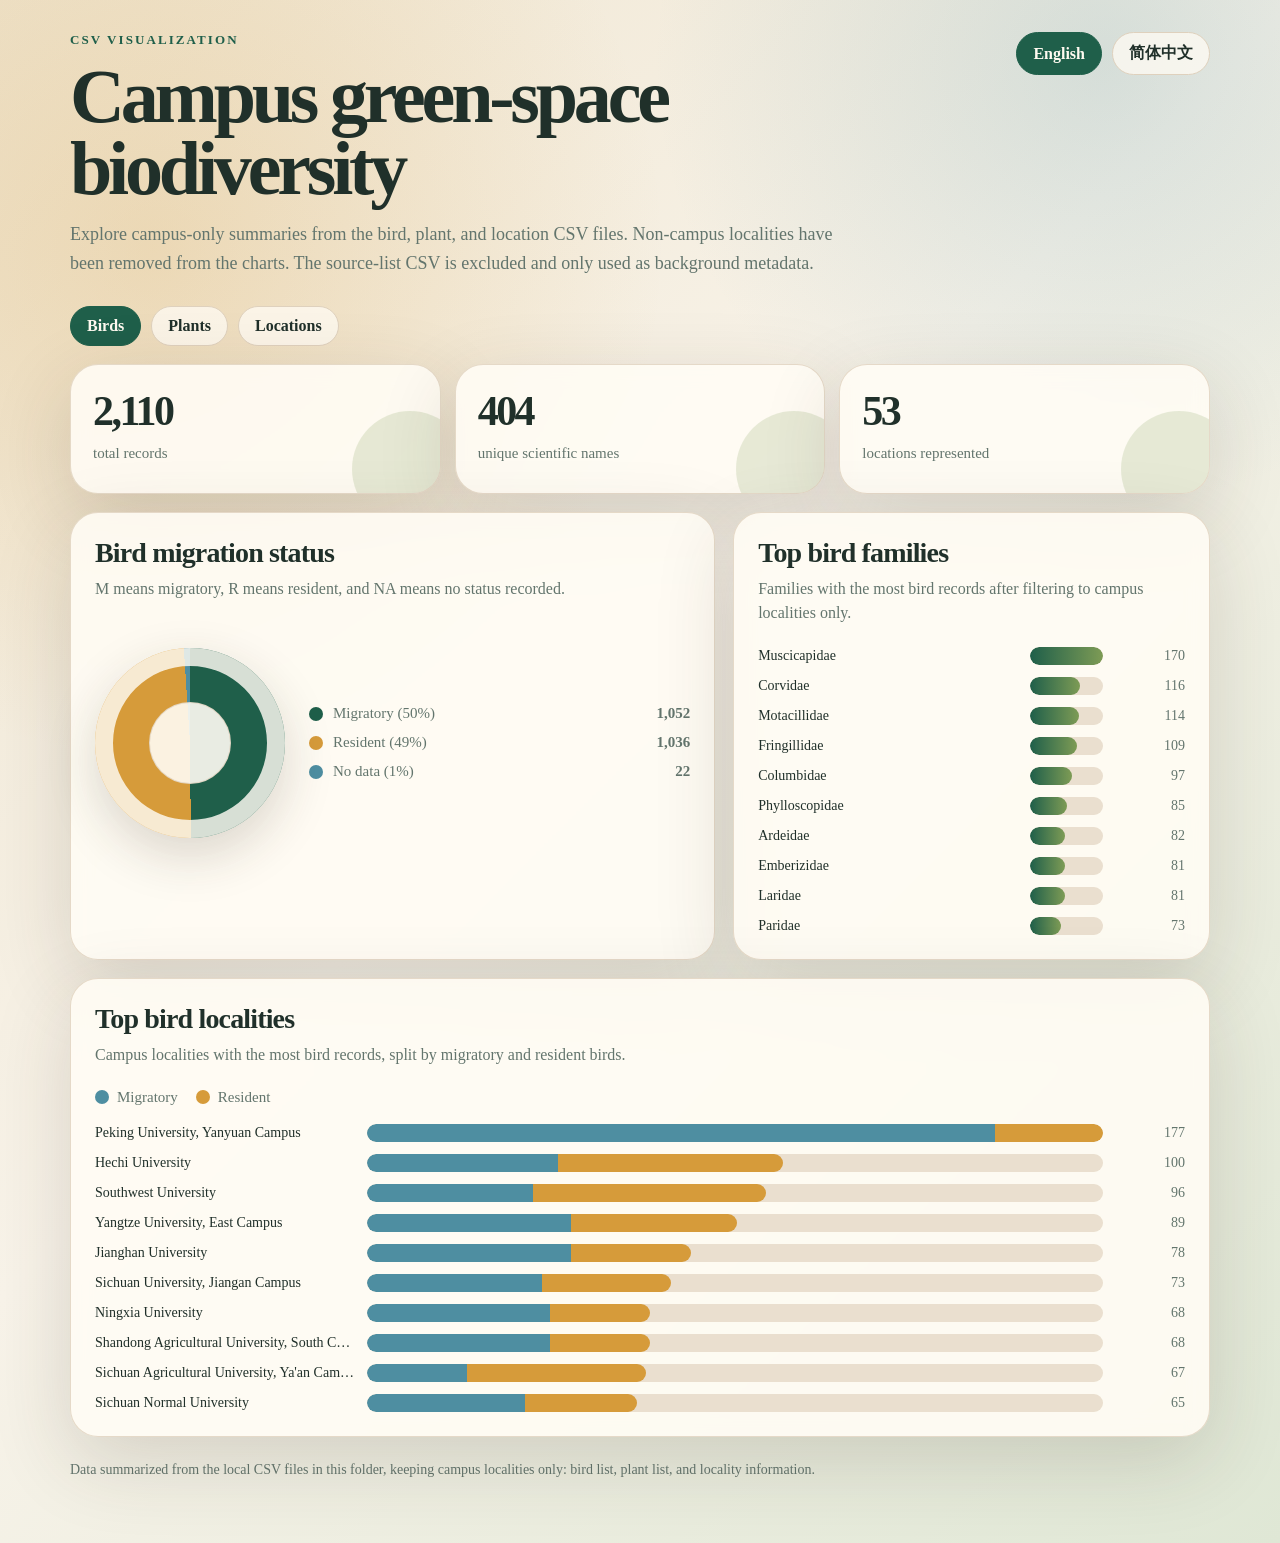
<file: Plants&GreenSpace/CampusGreenSpace/CampusGreenSpace.html>
<!doctype html>
<html lang="en">
<head>
  <meta charset="utf-8">
  <meta name="viewport" content="width=device-width, initial-scale=1">
  <title>Campus Green Space Dashboard</title>
  <style>
    :root {
      --ink: #20302a;
      --muted: #63756d;
      --paper: #f7f2e8;
      --panel: rgba(255, 252, 244, 0.9);
      --line: #dfd1bd;
      --forest: #1f5f4a;
      --moss: #7d9b55;
      --sun: #d69b3a;
      --clay: #b96543;
      --water: #4e8ea1;
      --rose: #c87273;
      --shadow: 0 24px 80px rgba(58, 45, 29, 0.16);
    }

    * {
      box-sizing: border-box;
    }

    body {
      margin: 0;
      color: var(--ink);
      font-family: Georgia, "Times New Roman", "Noto Serif SC", serif;
      background:
        radial-gradient(circle at 12% 16%, rgba(214, 155, 58, 0.22), transparent 32rem),
        radial-gradient(circle at 86% 4%, rgba(78, 142, 161, 0.20), transparent 28rem),
        linear-gradient(135deg, #efe5d0 0%, #f8f3e9 46%, #dfe7d5 100%);
      min-height: 100vh;
    }

    .shell {
      max-width: 1180px;
      margin: 0 auto;
      padding: 32px 20px 48px;
    }

    header {
      display: grid;
      grid-template-columns: 1fr auto;
      gap: 20px;
      align-items: start;
      margin-bottom: 24px;
    }

    .eyebrow {
      color: var(--forest);
      font-size: 13px;
      font-weight: 700;
      letter-spacing: 0.16em;
      text-transform: uppercase;
      margin-bottom: 12px;
    }

    h1 {
      font-size: clamp(38px, 7vw, 76px);
      line-height: 0.95;
      margin: 0 0 16px;
      letter-spacing: -0.055em;
      max-width: 850px;
    }

    .intro {
      max-width: 780px;
      color: var(--muted);
      font-size: 18px;
      line-height: 1.6;
      margin: 0;
    }

    .controls {
      display: flex;
      gap: 10px;
      justify-content: flex-end;
      flex-wrap: wrap;
    }

    button {
      border: 1px solid var(--line);
      border-radius: 999px;
      background: rgba(255, 252, 244, 0.76);
      color: var(--ink);
      cursor: pointer;
      font: inherit;
      font-weight: 700;
      padding: 10px 16px;
      transition: transform 150ms ease, background 150ms ease, color 150ms ease;
    }

    button:hover {
      transform: translateY(-1px);
    }

    button.active {
      background: var(--forest);
      border-color: var(--forest);
      color: #fffaf0;
    }

    .tabs {
      display: flex;
      gap: 10px;
      flex-wrap: wrap;
      margin: 28px 0 18px;
    }

    .summary-grid {
      display: grid;
      grid-template-columns: repeat(3, minmax(0, 1fr));
      gap: 14px;
      margin-bottom: 18px;
    }

    .metric,
    .chart-card {
      background: var(--panel);
      border: 1px solid rgba(223, 209, 189, 0.8);
      border-radius: 28px;
      box-shadow: var(--shadow);
      backdrop-filter: blur(10px);
    }

    .metric {
      padding: 22px;
      min-height: 130px;
      position: relative;
      overflow: hidden;
    }

    .metric::after {
      content: "";
      position: absolute;
      right: -28px;
      bottom: -34px;
      width: 116px;
      height: 116px;
      border-radius: 50%;
      background: rgba(125, 155, 85, 0.18);
    }

    .metric-value {
      display: block;
      font-size: 42px;
      font-weight: 800;
      letter-spacing: -0.06em;
      margin-bottom: 8px;
    }

    .metric-label {
      color: var(--muted);
      font-size: 15px;
      line-height: 1.4;
    }

    .chart-grid {
      display: grid;
      grid-template-columns: minmax(0, 1.15fr) minmax(280px, 0.85fr);
      gap: 18px;
    }

    .chart-card {
      padding: 24px;
      min-height: 360px;
    }

    .chart-card.wide {
      grid-column: 1 / -1;
    }

    h2 {
      margin: 0 0 8px;
      font-size: 28px;
      letter-spacing: -0.03em;
    }

    .chart-note {
      color: var(--muted);
      margin: 0 0 22px;
      line-height: 1.5;
    }

    .bars {
      display: grid;
      gap: 12px;
    }

    .bar-row {
      display: grid;
      grid-template-columns: minmax(120px, 260px) 1fr 70px;
      gap: 12px;
      align-items: center;
      font-size: 14px;
    }

    .bar-name {
      overflow: hidden;
      text-overflow: ellipsis;
      white-space: nowrap;
    }

    .bar-track {
      height: 18px;
      border-radius: 999px;
      background: #eadfcf;
      overflow: hidden;
    }

    .bar-fill {
      height: 100%;
      min-width: 2px;
      border-radius: 999px;
      background: linear-gradient(90deg, var(--forest), var(--moss));
    }

    .bar-fill.stacked {
      display: flex;
      overflow: hidden;
      background: transparent;
    }

    .bar-segment {
      height: 100%;
      min-width: 2px;
    }

    .bar-segment.migratory {
      background: var(--water);
    }

    .bar-segment.resident {
      background: var(--sun);
    }

    .bar-value {
      color: var(--muted);
      font-variant-numeric: tabular-nums;
      text-align: right;
    }

    .pie-wrap {
      display: grid;
      grid-template-columns: 190px 1fr;
      gap: 24px;
      align-items: center;
      min-height: 240px;
    }

    .pie {
      width: 190px;
      aspect-ratio: 1;
      border-radius: 50%;
      background: conic-gradient(var(--forest) 0deg, var(--forest) 180deg, var(--sun) 180deg, var(--sun) 300deg, var(--water) 300deg, var(--water) 360deg);
      box-shadow: inset 0 0 0 18px rgba(255, 252, 244, 0.82), 0 18px 50px rgba(58, 45, 29, 0.18);
      position: relative;
    }

    .pie::after {
      content: "";
      position: absolute;
      inset: 54px;
      border-radius: 50%;
      background: var(--panel);
      border: 1px solid rgba(223, 209, 189, 0.8);
    }

    .legend {
      display: grid;
      gap: 12px;
      margin: 0;
      padding: 0;
      list-style: none;
    }

    .legend li {
      display: grid;
      grid-template-columns: 14px 1fr auto;
      gap: 10px;
      align-items: center;
      color: var(--muted);
      font-size: 15px;
    }

    .legend.compact {
      display: flex;
      gap: 18px;
      flex-wrap: wrap;
      margin-bottom: 18px;
    }

    .legend.compact li {
      display: flex;
      gap: 8px;
    }

    .swatch {
      width: 14px;
      height: 14px;
      border-radius: 50%;
    }

    .source-note {
      margin-top: 22px;
      color: var(--muted);
      font-size: 14px;
      line-height: 1.55;
    }

    @media (max-width: 820px) {
      header {
        grid-template-columns: 1fr;
      }

      .controls {
        justify-content: flex-start;
      }

      .summary-grid,
      .chart-grid {
        grid-template-columns: 1fr;
      }

      .pie-wrap {
        grid-template-columns: 1fr;
        justify-items: center;
      }

      .bar-row {
        grid-template-columns: 1fr 74px;
      }

      .bar-track {
        grid-column: 1 / -1;
        grid-row: 2;
      }

      .bar-value {
        grid-column: 2;
        grid-row: 1;
      }
    }
  </style>
</head>
<body>
  <main class="shell">
    <header>
      <section>
        <div class="eyebrow" data-i18n="eyebrow">CSV visualization</div>
        <h1 data-i18n="title">Campus green-space biodiversity</h1>
        <p class="intro" data-i18n="intro">Explore campus-only summaries from the bird, plant, and location CSV files. Non-campus localities have been removed from the charts. The source-list CSV is excluded and only used as background metadata.</p>
      </section>
      <nav class="controls" aria-label="Language switcher">
        <button type="button" class="lang active" data-lang="en">English</button>
        <button type="button" class="lang" data-lang="zh">简体中文</button>
      </nav>
    </header>

    <nav class="tabs" aria-label="Dataset switcher">
      <button type="button" class="tab active" data-view="birds" data-i18n="tabBirds">Birds</button>
      <button type="button" class="tab" data-view="plants" data-i18n="tabPlants">Plants</button>
      <button type="button" class="tab" data-view="locations" data-i18n="tabLocations">Locations</button>
    </nav>

    <section class="summary-grid" id="metrics"></section>
    <section class="chart-grid" id="charts"></section>
    <p class="source-note" data-i18n="footer">Data summarized from the local CSV files in this folder, keeping campus localities only: bird list, plant list, and locality information.</p>
  </main>

  <script>
    const colors = ["#1f5f4a", "#d69b3a", "#4e8ea1", "#b96543", "#7d9b55", "#c87273", "#6d6b45", "#386a78", "#9a6b35", "#57865f"];

    const data = {
      birds: {
        metrics: [
          { key: "records", value: 2110 },
          { key: "species", value: 404 },
          { key: "locations", value: 53 }
        ],
        charts: [
          {
            type: "pie",
            key: "birdMigrant",
            values: [
              { name: "M", value: 1052 },
              { name: "R", value: 1036 },
              { name: "NA", value: 22 }
            ]
          },
          {
            type: "bar",
            key: "birdFamily",
            values: [
              { name: "Muscicapidae", value: 170 },
              { name: "Corvidae", value: 116 },
              { name: "Motacillidae", value: 114 },
              { name: "Fringillidae", value: 109 },
              { name: "Columbidae", value: 97 },
              { name: "Phylloscopidae", value: 85 },
              { name: "Ardeidae", value: 82 },
              { name: "Emberizidae", value: 81 },
              { name: "Laridae", value: 81 },
              { name: "Paridae", value: 73 }
            ]
          },
          {
            type: "stackedBar",
            wide: true,
            key: "birdLocality",
            values: [
              { name: "Peking University, Yanyuan Campus", value: 177, M: 151, R: 26 },
              { name: "Hechi University", value: 100, M: 46, R: 54 },
              { name: "Southwest University", value: 96, M: 40, R: 56 },
              { name: "Yangtze University, East Campus", value: 89, M: 49, R: 40 },
              { name: "Jianghan University", value: 78, M: 49, R: 29 },
              { name: "Sichuan University, Jiangan Campus", value: 73, M: 42, R: 31 },
              { name: "Ningxia University", value: 68, M: 44, R: 24 },
              { name: "Shandong Agricultural University, South Campus", value: 68, M: 44, R: 24 },
              { name: "Sichuan Agricultural University, Ya'an Campus", value: 67, M: 24, R: 43 },
              { name: "Sichuan Normal University", value: 65, M: 38, R: 27 }
            ]
          }
        ]
      },
      plants: {
        metrics: [
          { key: "records", value: 46558 },
          { key: "species", value: 5917 },
          { key: "locations", value: 254 }
        ],
        charts: [
          {
            type: "pie",
            key: "plantNative",
            values: [
              { name: "Native", value: 26267 },
              { name: "Nonnative", value: 20291 }
            ]
          },
          {
            type: "pie",
            key: "plantGrowth",
            values: [
              { name: "Tree", value: 19017 },
              { name: "Herb", value: 18305 },
              { name: "Shrub", value: 9236 }
            ]
          },
          {
            type: "bar",
            wide: true,
            key: "plantFamily",
            values: [
              { name: "Rosaceae", value: 3672 },
              { name: "Compositae", value: 2769 },
              { name: "Leguminosae", value: 2639 },
              { name: "Poaceae", value: 2217 },
              { name: "Oleaceae", value: 1480 },
              { name: "Cupressaceae", value: 1081 },
              { name: "Magnoliaceae", value: 1041 },
              { name: "Asparagaceae", value: 1009 },
              { name: "Malvaceae", value: 997 },
              { name: "Arecaceae", value: 996 }
            ]
          }
        ]
      },
      locations: {
        metrics: [
          { key: "locationsTotal", value: 286 },
          { key: "avgArea", value: 121 },
          { key: "avgElevation", value: 356 }
        ],
        charts: [
          {
            type: "bar",
            key: "locationRegion",
            values: [
              { name: "Eastern", value: 72 },
              { name: "Southern", value: 42 },
              { name: "Northern", value: 40 },
              { name: "Northwestern", value: 40 },
              { name: "Central", value: 38 },
              { name: "Southwestern", value: 33 },
              { name: "Northeastern", value: 21 }
            ]
          },
          {
            type: "pie",
            key: "locationType",
            values: [
              { name: "Campus", value: 286 }
            ]
          },
          {
            type: "bar",
            wide: true,
            key: "locationProvince",
            values: [
              { name: "Inner Mongolia", value: 22 },
              { name: "Guangxi", value: 21 },
              { name: "Henan", value: 17 },
              { name: "Guangdong", value: 17 },
              { name: "Jiangsu", value: 13 },
              { name: "Sichuan", value: 13 },
              { name: "Shandong", value: 12 },
              { name: "Zhejiang", value: 12 },
              { name: "Anhui", value: 11 },
              { name: "Hunan", value: 11 }
            ]
          }
        ]
      }
    };

    const text = {
      en: {
        eyebrow: "CSV visualization",
        title: "Campus green-space biodiversity",
        intro: "Explore campus-only summaries from the bird, plant, and location CSV files. Non-campus localities have been removed from the charts. The source-list CSV is excluded and only used as background metadata.",
        tabBirds: "Birds",
        tabPlants: "Plants",
        tabLocations: "Locations",
        footer: "Data summarized from the local CSV files in this folder, keeping campus localities only: bird list, plant list, and locality information.",
        records: "total records",
        species: "unique scientific names",
        locations: "locations represented",
        locationsTotal: "total locations",
        avgArea: "average area, hectares",
        avgElevation: "average elevation, meters",
        birdMigrantTitle: "Bird migration status",
        birdMigrantNote: "M means migratory, R means resident, and NA means no status recorded.",
        birdFamilyTitle: "Top bird families",
        birdFamilyNote: "Families with the most bird records after filtering to campus localities only.",
        birdLocalityTitle: "Top bird localities",
        birdLocalityNote: "Campus localities with the most bird records, split by migratory and resident birds.",
        plantNativeTitle: "Plant nativeness",
        plantNativeNote: "Native and nonnative plant records.",
        plantGrowthTitle: "Plant growth forms",
        plantGrowthNote: "Tree, herb, and shrub records.",
        plantFamilyTitle: "Top plant families",
        plantFamilyNote: "Families with the most plant records in the plant-list CSV.",
        locationRegionTitle: "Locations by region",
        locationRegionNote: "Number of campus localities in each broad region.",
        locationTypeTitle: "Location type",
        locationTypeNote: "Only campus localities are retained in this dashboard.",
        locationProvinceTitle: "Top provinces",
        locationProvinceNote: "Provinces with the most campus localities in the locality table.",
        M: "Migratory",
        R: "Resident",
        NA: "No data",
        Native: "Native",
        Nonnative: "Nonnative",
        Tree: "Tree",
        Herb: "Herb",
        Shrub: "Shrub",
        Campus: "Campus",
        Eastern: "Eastern",
        Northwestern: "Northwestern",
        Southern: "Southern",
        Southwestern: "Southwestern",
        Central: "Central",
        Northern: "Northern",
        Northeastern: "Northeastern"
      },
      zh: {
        eyebrow: "CSV 数据可视化",
        title: "校园绿地生物多样性",
        intro: "这里展示鸟类、植物和地点 CSV 中仅保留校园地点后的摘要信息。非校园地点已经从图表中移除。Source List 来源表不参与作图，只作为记录来源的背景信息。",
        tabBirds: "鸟类",
        tabPlants: "植物",
        tabLocations: "地点",
        footer: "数据摘要来自本文件夹中的三个 CSV，并且只保留校园地点：鸟类名录、植物名录和地点信息表。",
        records: "记录总数",
        species: "不同科学名数量",
        locations: "涉及地点数量",
        locationsTotal: "地点总数",
        avgArea: "平均面积，公顷",
        avgElevation: "平均海拔，米",
        birdMigrantTitle: "鸟类迁徙状态",
        birdMigrantNote: "M 表示迁徙鸟，R 表示留鸟，NA 表示没有记录状态。",
        birdFamilyTitle: "鸟类科排名",
        birdFamilyNote: "筛选为校园地点后，鸟类记录数最多的科。",
        birdLocalityTitle: "鸟类记录最多的地点",
        birdLocalityNote: "鸟类记录数量最高的校园地点，并按迁徙鸟和留鸟拆分显示。",
        plantNativeTitle: "植物乡土性",
        plantNativeNote: "乡土植物和非乡土植物记录数量。",
        plantGrowthTitle: "植物生长型",
        plantGrowthNote: "乔木、草本和灌木记录数量。",
        plantFamilyTitle: "植物科排名",
        plantFamilyNote: "植物记录数最多的科。",
        locationRegionTitle: "各区域地点数量",
        locationRegionNote: "不同大区中的校园地点数量。",
        locationTypeTitle: "地点类型",
        locationTypeNote: "当前页面只保留校园地点。",
        locationProvinceTitle: "省份地点数量排名",
        locationProvinceNote: "校园地点数量最多的省份。",
        M: "迁徙鸟",
        R: "留鸟",
        NA: "无数据",
        Native: "乡土",
        Nonnative: "非乡土",
        Tree: "乔木",
        Herb: "草本",
        Shrub: "灌木",
        Campus: "校园",
        Eastern: "华东",
        Northwestern: "西北",
        Southern: "华南",
        Southwestern: "西南",
        Central: "华中",
        Northern: "华北",
        Northeastern: "东北"
      }
    };

    let currentLang = "en";
    let currentView = "birds";

    function t(key) {
      return text[currentLang][key] || key;
    }

    function formatNumber(value) {
      return new Intl.NumberFormat(currentLang === "zh" ? "zh-CN" : "en-US").format(value);
    }

    function labelName(name) {
      return text[currentLang][name] || name;
    }

    function renderText() {
      document.documentElement.lang = currentLang === "zh" ? "zh-CN" : "en";
      document.querySelectorAll("[data-i18n]").forEach((node) => {
        node.textContent = t(node.dataset.i18n);
      });
      document.querySelectorAll(".lang").forEach((button) => {
        button.classList.toggle("active", button.dataset.lang === currentLang);
      });
    }

    function renderMetrics() {
      const metrics = document.querySelector("#metrics");
      metrics.innerHTML = data[currentView].metrics.map((metric) => `
        <article class="metric">
          <span class="metric-value">${formatNumber(metric.value)}</span>
          <span class="metric-label">${t(metric.key)}</span>
        </article>
      `).join("");
    }

    function renderBarChart(chart) {
      const max = Math.max(...chart.values.map((item) => item.value));
      const rows = chart.values.map((item) => {
        const width = Math.max(2, (item.value / max) * 100);
        return `
          <div class="bar-row">
            <div class="bar-name" title="${item.name}">${labelName(item.name)}</div>
            <div class="bar-track" aria-hidden="true">
              <div class="bar-fill" style="width: ${width}%"></div>
            </div>
            <div class="bar-value">${formatNumber(item.value)}</div>
          </div>
        `;
      }).join("");

      return `
        <article class="chart-card ${chart.wide ? "wide" : ""}">
          <h2>${t(chart.key + "Title")}</h2>
          <p class="chart-note">${t(chart.key + "Note")}</p>
          <div class="bars">${rows}</div>
        </article>
      `;
    }

    function renderStackedBarChart(chart) {
      const max = Math.max(...chart.values.map((item) => item.value));
      const legend = `
        <ul class="legend compact">
          <li><span class="swatch" style="background: var(--water)"></span><span>${t("M")}</span></li>
          <li><span class="swatch" style="background: var(--sun)"></span><span>${t("R")}</span></li>
        </ul>
      `;
      const rows = chart.values.map((item) => {
        const width = Math.max(2, (item.value / max) * 100);
        const migratoryWidth = (item.M / item.value) * 100;
        const residentWidth = (item.R / item.value) * 100;
        return `
          <div class="bar-row">
            <div class="bar-name" title="${item.name}">${labelName(item.name)}</div>
            <div class="bar-track" aria-label="${labelName(item.name)}: ${t("M")} ${formatNumber(item.M)}, ${t("R")} ${formatNumber(item.R)}">
              <div class="bar-fill stacked" style="width: ${width}%">
                <div class="bar-segment migratory" style="width: ${migratoryWidth}%" title="${t("M")}: ${formatNumber(item.M)}"></div>
                <div class="bar-segment resident" style="width: ${residentWidth}%" title="${t("R")}: ${formatNumber(item.R)}"></div>
              </div>
            </div>
            <div class="bar-value">${formatNumber(item.value)}</div>
          </div>
        `;
      }).join("");

      return `
        <article class="chart-card ${chart.wide ? "wide" : ""}">
          <h2>${t(chart.key + "Title")}</h2>
          <p class="chart-note">${t(chart.key + "Note")}</p>
          ${legend}
          <div class="bars">${rows}</div>
        </article>
      `;
    }

    function renderPieChart(chart) {
      const total = chart.values.reduce((sum, item) => sum + item.value, 0);
      let start = 0;
      const gradient = chart.values.map((item, index) => {
        const end = start + (item.value / total) * 360;
        const segment = `${colors[index % colors.length]} ${start}deg ${end}deg`;
        start = end;
        return segment;
      }).join(", ");

      const legend = chart.values.map((item, index) => {
        const pct = Math.round((item.value / total) * 100);
        return `
          <li>
            <span class="swatch" style="background: ${colors[index % colors.length]}"></span>
            <span>${labelName(item.name)} (${pct}%)</span>
            <strong>${formatNumber(item.value)}</strong>
          </li>
        `;
      }).join("");

      return `
        <article class="chart-card ${chart.wide ? "wide" : ""}">
          <h2>${t(chart.key + "Title")}</h2>
          <p class="chart-note">${t(chart.key + "Note")}</p>
          <div class="pie-wrap">
            <div class="pie" style="background: conic-gradient(${gradient})" role="img" aria-label="${t(chart.key + "Title")}"></div>
            <ul class="legend">${legend}</ul>
          </div>
        </article>
      `;
    }

    function renderCharts() {
      const charts = document.querySelector("#charts");
      charts.innerHTML = data[currentView].charts.map((chart) => {
        if (chart.type === "pie") return renderPieChart(chart);
        if (chart.type === "stackedBar") return renderStackedBarChart(chart);
        return renderBarChart(chart);
      }).join("");
    }

    function renderTabs() {
      document.querySelectorAll(".tab").forEach((button) => {
        button.classList.toggle("active", button.dataset.view === currentView);
      });
    }

    function render() {
      renderText();
      renderTabs();
      renderMetrics();
      renderCharts();
    }

    document.querySelectorAll(".lang").forEach((button) => {
      button.addEventListener("click", () => {
        currentLang = button.dataset.lang;
        render();
      });
    });

    document.querySelectorAll(".tab").forEach((button) => {
      button.addEventListener("click", () => {
        currentView = button.dataset.view;
        render();
      });
    });

    render();
  </script>
</body>
</html>
</file>
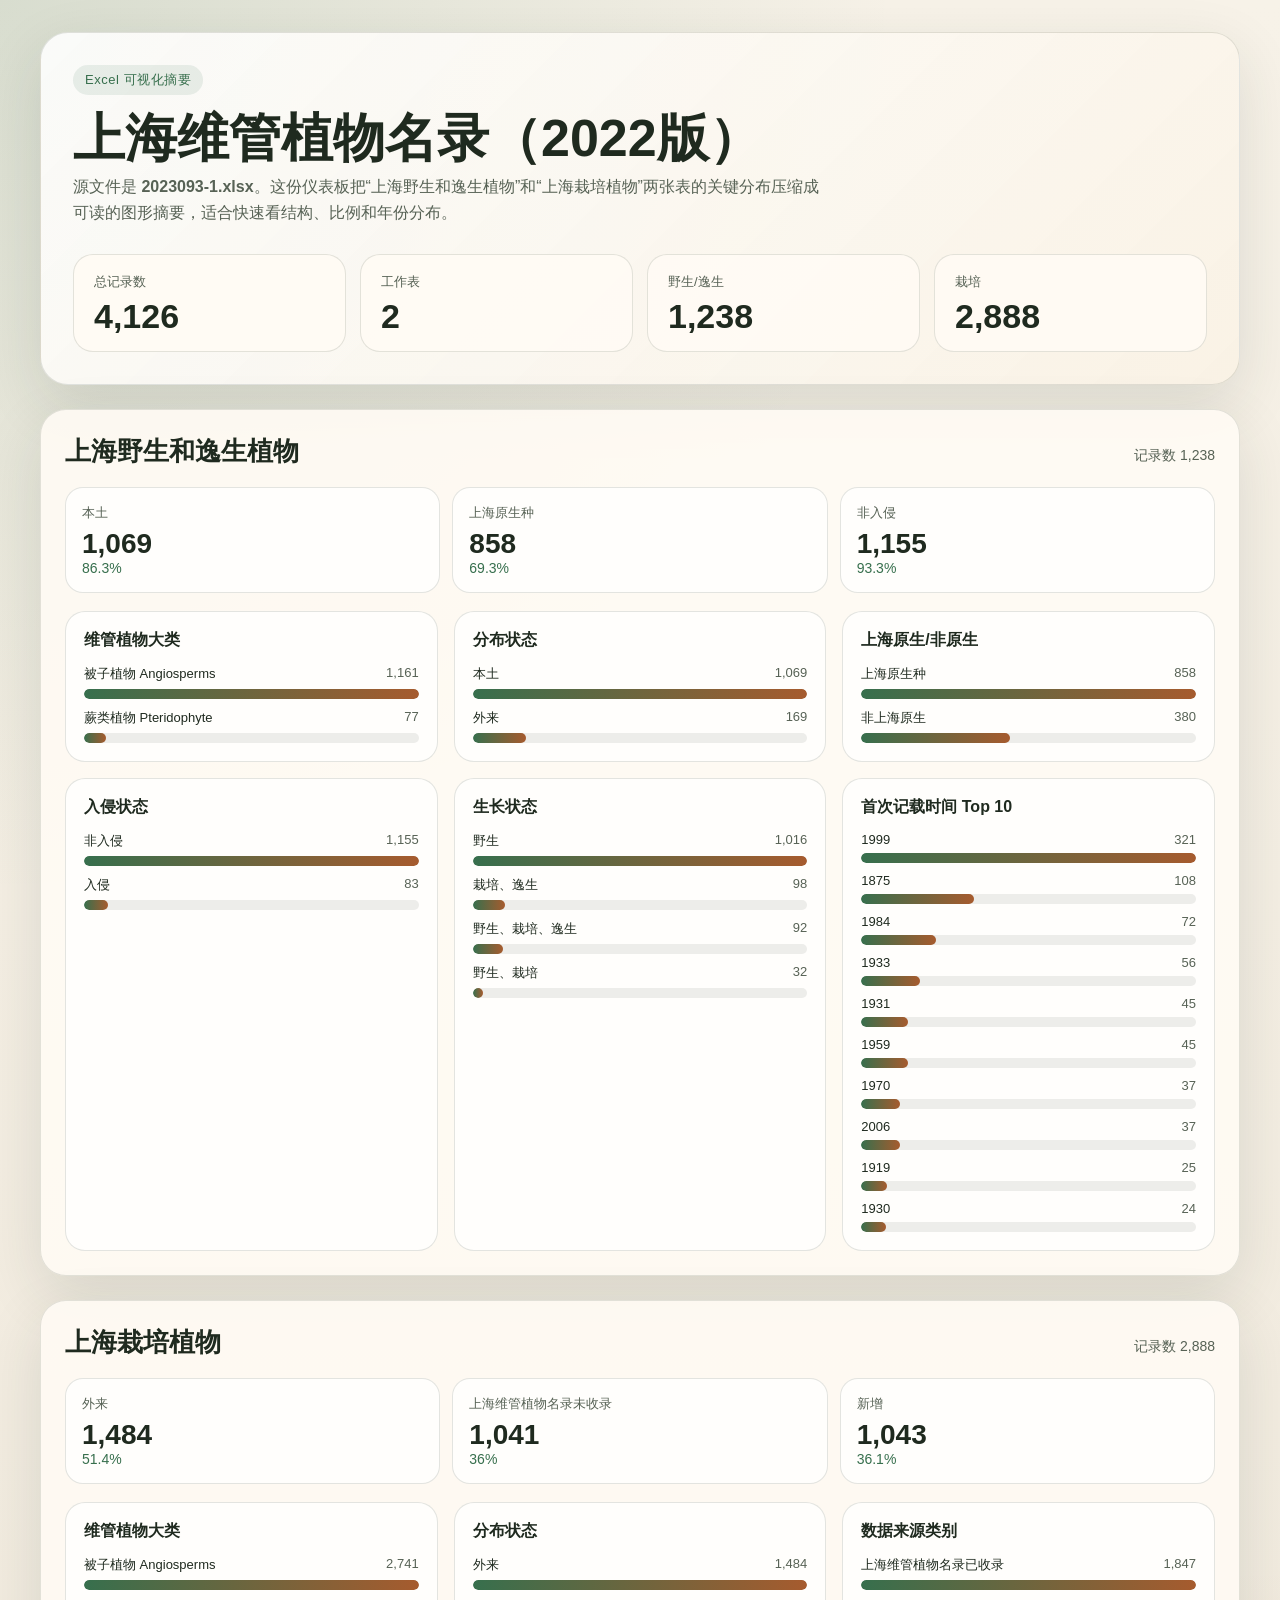
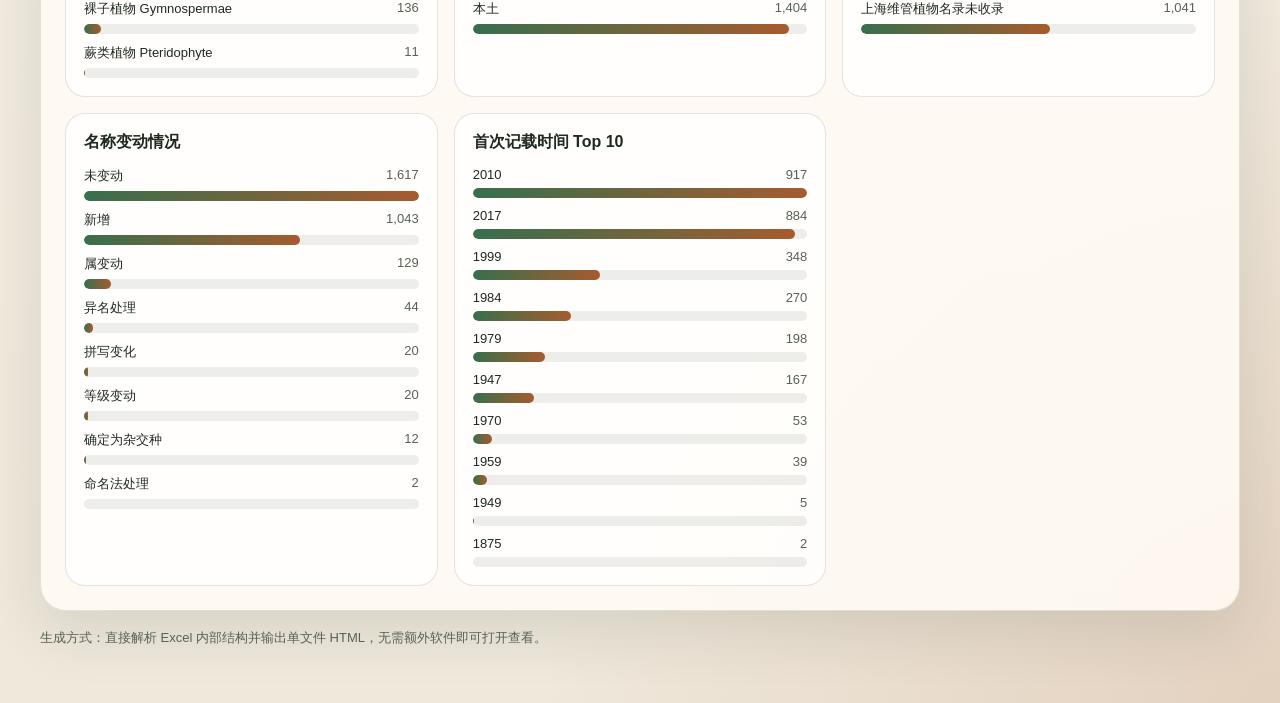
<file: Plants&GreenSpace/Plants/2023093-1-visualization.html>
<!DOCTYPE html>
<html lang="zh-CN">
<head>
  <meta charset="UTF-8">
  <meta name="viewport" content="width=device-width, initial-scale=1.0">
  <title>2023093-1 植物名录可视化</title>
  <style>
    :root {
      --bg: #f4efe4;
      --panel: rgba(255, 251, 244, 0.9);
      --ink: #1f2a1f;
      --muted: #576255;
      --line: rgba(31, 42, 31, 0.12);
      --accent: #376f4d;
      --accent-2: #a65b2e;
      --accent-3: #697b35;
      --shadow: 0 20px 60px rgba(37, 49, 39, 0.12);
    }

    * { box-sizing: border-box; }
    body {
      margin: 0;
      font-family: "PingFang SC", "Noto Sans SC", sans-serif;
      color: var(--ink);
      background:
        radial-gradient(circle at top left, rgba(55, 111, 77, 0.16), transparent 34%),
        radial-gradient(circle at bottom right, rgba(166, 91, 46, 0.16), transparent 28%),
        linear-gradient(180deg, #f7f2e8 0%, #efe8db 100%);
    }

    .wrap {
      width: min(1200px, calc(100vw - 32px));
      margin: 0 auto;
      padding: 32px 0 56px;
    }

    .hero {
      padding: 32px;
      border: 1px solid var(--line);
      border-radius: 28px;
      background: linear-gradient(135deg, rgba(255,255,255,0.86), rgba(249, 242, 229, 0.92));
      box-shadow: var(--shadow);
    }

    .eyebrow {
      display: inline-block;
      padding: 6px 12px;
      border-radius: 999px;
      background: rgba(55, 111, 77, 0.1);
      color: var(--accent);
      font-size: 13px;
      letter-spacing: 0.04em;
    }

    h1 {
      margin: 16px 0 8px;
      font-size: clamp(30px, 5vw, 52px);
      line-height: 1.05;
    }

    .sub {
      max-width: 760px;
      margin: 0;
      color: var(--muted);
      font-size: 16px;
      line-height: 1.65;
    }

    .topline {
      display: grid;
      grid-template-columns: repeat(auto-fit, minmax(190px, 1fr));
      gap: 14px;
      margin-top: 28px;
    }

    .stat {
      padding: 18px 20px;
      border-radius: 20px;
      background: var(--panel);
      border: 1px solid var(--line);
    }

    .stat .k {
      color: var(--muted);
      font-size: 13px;
    }

    .stat .v {
      margin-top: 8px;
      font-size: 34px;
      font-weight: 700;
      line-height: 1;
    }

    .section {
      margin-top: 24px;
      padding: 24px;
      border: 1px solid var(--line);
      border-radius: 26px;
      background: var(--panel);
      box-shadow: var(--shadow);
    }

    .section-head {
      display: flex;
      justify-content: space-between;
      align-items: baseline;
      gap: 16px;
      flex-wrap: wrap;
    }

    .section h2 {
      margin: 0;
      font-size: 26px;
    }

    .section .meta {
      color: var(--muted);
      font-size: 14px;
    }

    .highlights {
      display: grid;
      grid-template-columns: repeat(auto-fit, minmax(180px, 1fr));
      gap: 12px;
      margin-top: 18px;
    }

    .highlight {
      padding: 16px;
      border-radius: 18px;
      background: rgba(255,255,255,0.72);
      border: 1px solid var(--line);
    }

    .highlight .label {
      color: var(--muted);
      font-size: 13px;
    }

    .highlight .value {
      margin-top: 6px;
      font-size: 28px;
      font-weight: 700;
    }

    .highlight .pct {
      color: var(--accent);
      font-size: 14px;
    }

    .chart-grid {
      display: grid;
      grid-template-columns: repeat(auto-fit, minmax(280px, 1fr));
      gap: 16px;
      margin-top: 18px;
    }

    .card {
      padding: 18px;
      border-radius: 20px;
      background: rgba(255,255,255,0.72);
      border: 1px solid var(--line);
    }

    .card h3 {
      margin: 0 0 14px;
      font-size: 16px;
    }

    .bar-list {
      display: grid;
      gap: 10px;
    }

    .bar-row {
      display: grid;
      gap: 6px;
    }

    .bar-meta {
      display: flex;
      justify-content: space-between;
      gap: 12px;
      font-size: 13px;
    }

    .bar-meta .label {
      color: var(--ink);
    }

    .bar-meta .value {
      color: var(--muted);
      white-space: nowrap;
    }

    .bar-track {
      height: 10px;
      background: rgba(31, 42, 31, 0.08);
      border-radius: 999px;
      overflow: hidden;
    }

    .bar-fill {
      height: 100%;
      border-radius: 999px;
      background: linear-gradient(90deg, var(--accent), var(--accent-2));
    }

    .footer {
      margin-top: 18px;
      color: var(--muted);
      font-size: 13px;
    }

    @media (max-width: 640px) {
      .wrap { width: min(100vw - 20px, 1200px); padding-top: 20px; }
      .hero, .section { padding: 18px; border-radius: 22px; }
      h1 { font-size: 30px; }
    }
  </style>
</head>
<body>
  <div class="wrap" id="app"></div>

  <script>
    const data = {"sheets":[{"charts":[{"items":[{"label":"被子植物 Angiosperms","value":1161},{"label":"蕨类植物 Pteridophyte","value":77}],"title":"维管植物大类"},{"items":[{"label":"本土","value":1069},{"label":"外来","value":169}],"title":"分布状态"},{"items":[{"label":"上海原生种","value":858},{"label":"非上海原生","value":380}],"title":"上海原生/非原生"},{"items":[{"label":"非入侵","value":1155},{"label":"入侵","value":83}],"title":"入侵状态"},{"items":[{"label":"野生","value":1016},{"label":"栽培、逸生","value":98},{"label":"野生、栽培、逸生","value":92},{"label":"野生、栽培","value":32}],"title":"生长状态"},{"items":[{"label":"1999","value":321},{"label":"1875","value":108},{"label":"1984","value":72},{"label":"1933","value":56},{"label":"1931","value":45},{"label":"1959","value":45},{"label":"1970","value":37},{"label":"2006","value":37},{"label":"1919","value":25},{"label":"1930","value":24}],"title":"首次记载时间 Top 10"}],"highlights":[{"count":1069,"label":"本土","percent":86.3},{"count":858,"label":"上海原生种","percent":69.3},{"count":1155,"label":"非入侵","percent":93.3}],"name":"上海野生和逸生植物","total":1238},{"charts":[{"items":[{"label":"被子植物 Angiosperms","value":2741},{"label":"裸子植物 Gymnospermae","value":136},{"label":"蕨类植物 Pteridophyte","value":11}],"title":"维管植物大类"},{"items":[{"label":"外来","value":1484},{"label":"本土","value":1404}],"title":"分布状态"},{"items":[{"label":"上海维管植物名录已收录","value":1847},{"label":"上海维管植物名录未收录","value":1041}],"title":"数据来源类别"},{"items":[{"label":"未变动","value":1617},{"label":"新增","value":1043},{"label":"属变动","value":129},{"label":"异名处理","value":44},{"label":"拼写变化","value":20},{"label":"等级变动","value":20},{"label":"确定为杂交种","value":12},{"label":"命名法处理","value":2}],"title":"名称变动情况"},{"items":[{"label":"2010","value":917},{"label":"2017","value":884},{"label":"1999","value":348},{"label":"1984","value":270},{"label":"1979","value":198},{"label":"1947","value":167},{"label":"1970","value":53},{"label":"1959","value":39},{"label":"1949","value":5},{"label":"1875","value":2}],"title":"首次记载时间 Top 10"}],"highlights":[{"count":1484,"label":"外来","percent":51.4},{"count":1041,"label":"上海维管植物名录未收录","percent":36},{"count":1043,"label":"新增","percent":36.1}],"name":"上海栽培植物","total":2888}],"source_file":"/Users/qing/Desktop/DATA/2023093-1.xlsx","workbook":"上海维管植物名录（2022版）"};

    const totalRecords = data.sheets.reduce((sum, sheet) => sum + sheet.total, 0);

    const app = document.getElementById('app');
    app.innerHTML = `
      <section class="hero">
        <span class="eyebrow">Excel 可视化摘要</span>
        <h1>${data.workbook}</h1>
        <p class="sub">源文件是 <strong>2023093-1.xlsx</strong>。这份仪表板把“上海野生和逸生植物”和“上海栽培植物”两张表的关键分布压缩成可读的图形摘要，适合快速看结构、比例和年份分布。</p>
        <div class="topline">
          <div class="stat"><div class="k">总记录数</div><div class="v">${formatNumber(totalRecords)}</div></div>
          <div class="stat"><div class="k">工作表</div><div class="v">${data.sheets.length}</div></div>
          <div class="stat"><div class="k">野生/逸生</div><div class="v">${formatNumber(data.sheets[0].total)}</div></div>
          <div class="stat"><div class="k">栽培</div><div class="v">${formatNumber(data.sheets[1].total)}</div></div>
        </div>
      </section>
      ${data.sheets.map(renderSection).join('')}
      <div class="footer">生成方式：直接解析 Excel 内部结构并输出单文件 HTML，无需额外软件即可打开查看。</div>
    `;

    function renderSection(sheet) {
      return `
        <section class="section">
          <div class="section-head">
            <h2>${sheet.name}</h2>
            <div class="meta">记录数 ${formatNumber(sheet.total)}</div>
          </div>
          <div class="highlights">
            ${sheet.highlights.map(item => `
              <div class="highlight">
                <div class="label">${item.label}</div>
                <div class="value">${formatNumber(item.count)}</div>
                <div class="pct">${item.percent}%</div>
              </div>
            `).join('')}
          </div>
          <div class="chart-grid">
            ${sheet.charts.map(renderChart).join('')}
          </div>
        </section>
      `;
    }

    function renderChart(chart) {
      const max = Math.max(...chart.items.map(item => item.value), 1);
      return `
        <div class="card">
          <h3>${chart.title}</h3>
          <div class="bar-list">
            ${chart.items.map(item => `
              <div class="bar-row">
                <div class="bar-meta">
                  <div class="label">${escapeHtml(item.label)}</div>
                  <div class="value">${formatNumber(item.value)}</div>
                </div>
                <div class="bar-track">
                  <div class="bar-fill" style="width:${(item.value / max) * 100}%"></div>
                </div>
              </div>
            `).join('')}
          </div>
        </div>
      `;
    }

    function formatNumber(value) {
      return new Intl.NumberFormat('zh-CN').format(value);
    }

    function escapeHtml(text) {
      return String(text)
        .replaceAll('&', '&amp;')
        .replaceAll('<', '&lt;')
        .replaceAll('>', '&gt;')
        .replaceAll('"', '&quot;')
        .replaceAll("'", '&#39;');
    }
  </script>
</body>
</html>
</file>
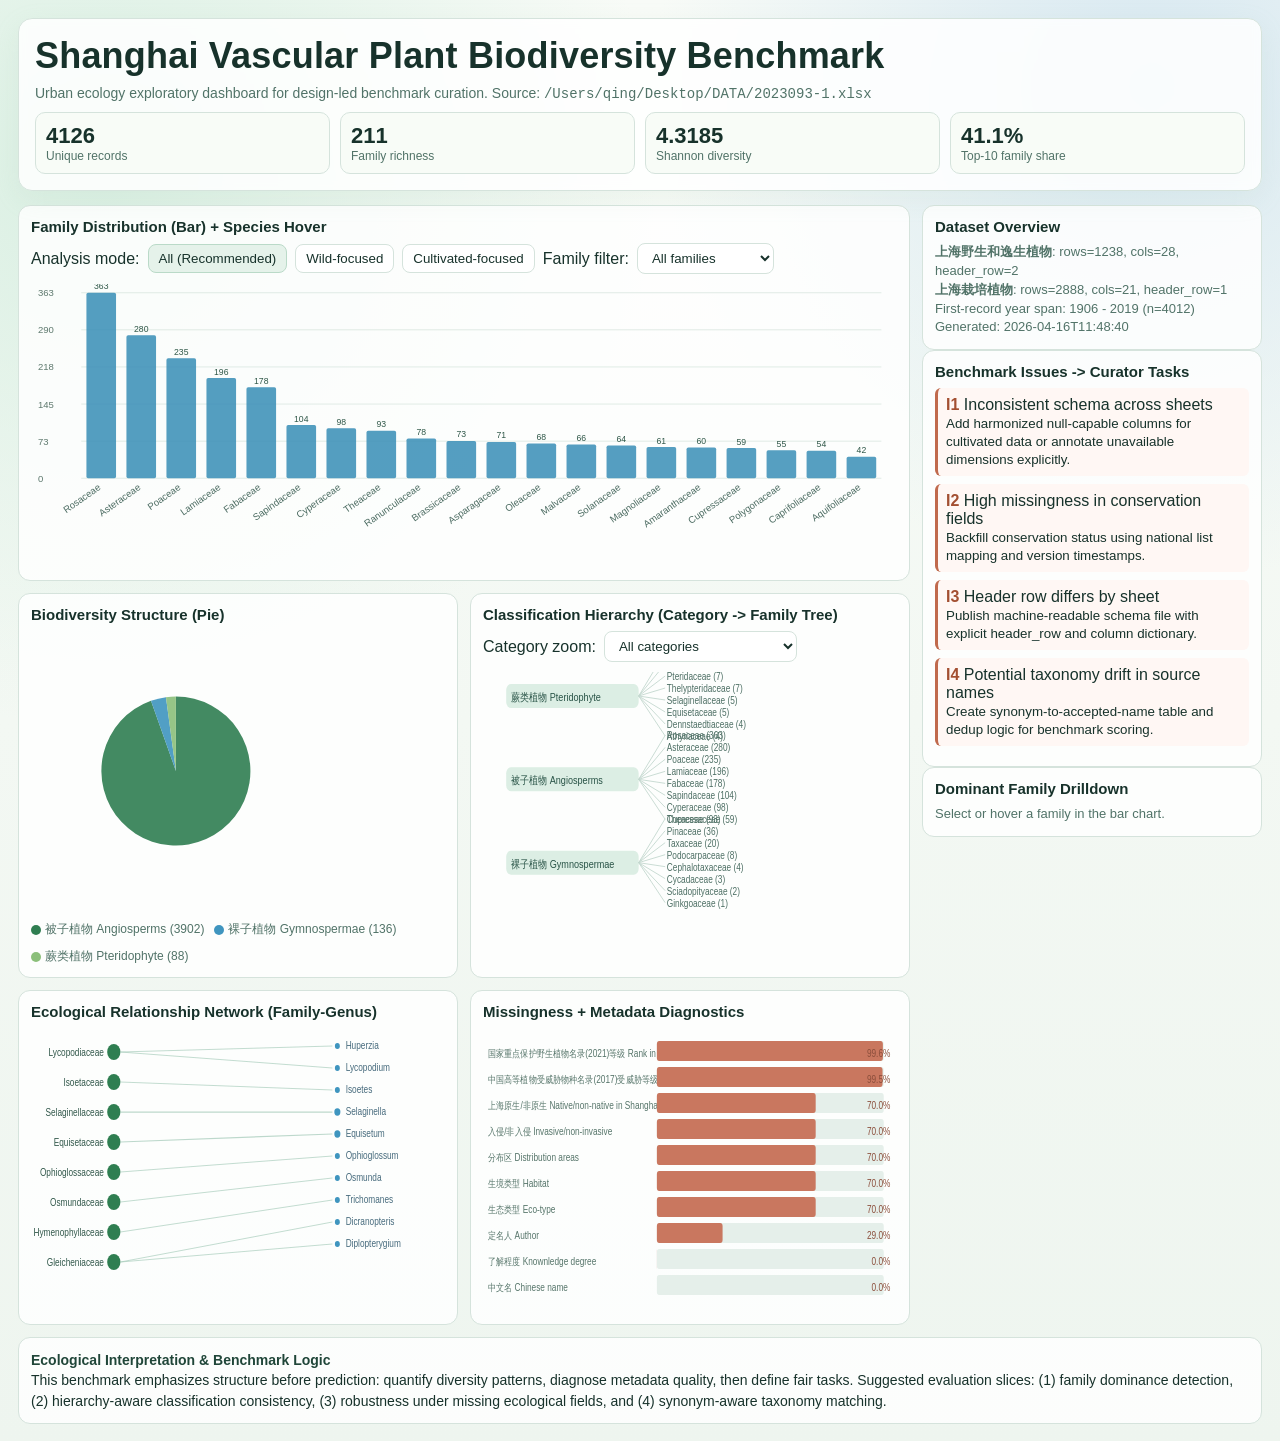
<file: Plants&GreenSpace/Plants/Plants.html>
<!DOCTYPE html>
<html lang="en">
<head>
  <meta charset="UTF-8" />
  <meta name="viewport" content="width=device-width, initial-scale=1.0" />
  <title>Shanghai Vascular Plant Biodiversity Benchmark</title>
  <style>
    :root {
      --bg: #f4f8f2;
      --panel: #ffffffd9;
      --ink: #17322b;
      --muted: #517368;
      --accent: #2a7a4f;
      --accent2: #3a8fb7;
      --earth: #8a6d4a;
      --line: #d5e3dc;
      --warn: #a34f31;
    }
    * { box-sizing: border-box; }
    body {
      margin: 0;
      font-family: "Avenir Next", "PingFang SC", "Noto Sans CJK SC", sans-serif;
      color: var(--ink);
      background:
        radial-gradient(circle at 8% 12%, #d9efe2 0%, transparent 32%),
        radial-gradient(circle at 90% 6%, #d7e8f1 0%, transparent 28%),
        linear-gradient(180deg, #f8fbf7 0%, #eef5ef 100%);
    }
    .wrap { max-width: 1440px; margin: 0 auto; padding: 18px; }
    .top {
      background: var(--panel);
      border: 1px solid var(--line);
      border-radius: 14px;
      padding: 16px;
      backdrop-filter: blur(4px);
      box-shadow: 0 8px 26px #a9c8b522;
    }
    h1 { margin: 0 0 8px; font-size: clamp(20px, 3vw, 36px); letter-spacing: .2px; }
    .sub { color: var(--muted); font-size: 14px; margin-bottom: 10px; }
    .kpis { display: grid; grid-template-columns: repeat(4, 1fr); gap: 10px; }
    .kpi { background: #f8fcf7; border: 1px solid var(--line); border-radius: 10px; padding: 10px; }
    .kpi .v { font-size: 22px; font-weight: 700; }
    .kpi .l { color: var(--muted); font-size: 12px; }

    .main { margin-top: 14px; display: grid; grid-template-columns: 1fr 340px; gap: 12px; }
    .center { display: grid; grid-template-rows: auto auto auto; gap: 12px; }
    .row2 { display: grid; grid-template-columns: 1fr 1fr; gap: 12px; }
    .row3 { display: grid; grid-template-columns: 1fr 1fr; gap: 12px; }
    .panel { background: var(--panel); border: 1px solid var(--line); border-radius: 12px; padding: 12px; }
    .panel h3 { margin: 0 0 8px; font-size: 15px; }

    .controls { display: flex; flex-wrap: wrap; gap: 8px; margin-bottom: 10px; align-items: center; }
    select, button { border: 1px solid var(--line); border-radius: 8px; padding: 6px 10px; background: #fff; color: var(--ink); }
    button.active { background: #e5f2ea; border-color: #badac8; }

    .chart { width: 100%; min-height: 280px; }
    .bar { fill: var(--accent2); opacity: 0.86; }
    .bar:hover { fill: var(--accent); opacity: 1; }
    .axis text { fill: var(--muted); font-size: 11px; }
    .axis line, .axis path { stroke: #cddbd4; }

    .side .meta { font-size: 13px; color: var(--muted); line-height: 1.45; }
    .issue { border-left: 3px solid #c06a4d; background: #fff7f4; margin: 8px 0; padding: 8px; border-radius: 6px; }
    .issue strong { color: var(--warn); }

    .foot { margin-top: 12px; padding: 12px; background: var(--panel); border: 1px solid var(--line); border-radius: 12px; font-size: 14px; line-height: 1.45; }
    .foot b { color: #204639; }

    .legend { display: flex; flex-wrap: wrap; gap: 10px; font-size: 12px; color: var(--muted); margin-top: 6px; }
    .dot { width: 10px; height: 10px; border-radius: 50%; display: inline-block; margin-right: 4px; vertical-align: middle; }

    .tooltip {
      position: fixed; pointer-events: none; background: #16362fcc; color: #f4fff9;
      padding: 6px 8px; border-radius: 6px; font-size: 12px; opacity: 0; transform: translate(8px, 8px);
      transition: opacity .15s ease;
      max-width: 280px;
      z-index: 999;
    }

    @media (max-width: 1100px) {
      .main { grid-template-columns: 1fr; }
      .row2, .row3 { grid-template-columns: 1fr; }
      .kpis { grid-template-columns: repeat(2, 1fr); }
    }
  </style>
</head>
<body>
<div class="wrap">
  <section class="top">
    <h1>Shanghai Vascular Plant Biodiversity Benchmark</h1>
    <div class="sub">Urban ecology exploratory dashboard for design-led benchmark curation. Source: <code>/Users/qing/Desktop/DATA/2023093-1.xlsx</code></div>
    <div class="kpis" id="kpis"></div>
  </section>

  <section class="main">
    <div class="center">
      <div class="panel">
        <h3>Family Distribution (Bar) + Species Hover</h3>
        <div class="controls">
          <label>Analysis mode:</label>
          <button data-mode="all" class="modeBtn active">All (Recommended)</button>
          <button data-mode="wild" class="modeBtn">Wild-focused</button>
          <button data-mode="cultivated" class="modeBtn">Cultivated-focused</button>
          <label for="famSel">Family filter:</label>
          <select id="famSel"></select>
        </div>
        <svg id="barChart" class="chart" viewBox="0 0 1000 320" preserveAspectRatio="none"></svg>
      </div>

      <div class="row2">
        <div class="panel">
          <h3>Biodiversity Structure (Pie)</h3>
          <svg id="pieChart" class="chart" viewBox="0 0 500 280" preserveAspectRatio="xMidYMid meet"></svg>
          <div class="legend" id="pieLegend"></div>
        </div>
        <div class="panel">
          <h3>Classification Hierarchy (Category -> Family Tree)</h3>
          <div class="controls">
            <label>Category zoom:</label>
            <select id="catZoom"></select>
          </div>
          <svg id="treeChart" class="chart" viewBox="0 0 500 280" preserveAspectRatio="none"></svg>
        </div>
      </div>

      <div class="row3">
        <div class="panel">
          <h3>Ecological Relationship Network (Family-Genus)</h3>
          <svg id="networkChart" class="chart" viewBox="0 0 500 280" preserveAspectRatio="none"></svg>
        </div>
        <div class="panel">
          <h3>Missingness + Metadata Diagnostics</h3>
          <svg id="metaChart" class="chart" viewBox="0 0 500 280" preserveAspectRatio="none"></svg>
        </div>
      </div>
    </div>

    <aside class="side">
      <div class="panel">
        <h3>Dataset Overview</h3>
        <div class="meta" id="metaBox"></div>
      </div>
      <div class="panel">
        <h3>Benchmark Issues -> Curator Tasks</h3>
        <div id="issuesBox"></div>
      </div>
      <div class="panel">
        <h3>Dominant Family Drilldown</h3>
        <div class="meta" id="drillBox">Select or hover a family in the bar chart.</div>
      </div>
    </aside>
  </section>

  <section class="foot">
    <b>Ecological Interpretation & Benchmark Logic</b><br/>
    This benchmark emphasizes structure before prediction: quantify diversity patterns, diagnose metadata quality, then define fair tasks.
    Suggested evaluation slices: (1) family dominance detection, (2) hierarchy-aware classification consistency,
    (3) robustness under missing ecological fields, and (4) synonym-aware taxonomy matching.
  </section>
</div>
<div class="tooltip" id="tip"></div>

<script>
const data = {"familyTop": [["Rosaceae", 363], ["Asteraceae", 280], ["Poaceae", 235], ["Lamiaceae", 196], ["Fabaceae", 178], ["Sapindaceae", 104], ["Cyperaceae", 98], ["Theaceae", 93], ["Ranunculaceae", 78], ["Brassicaceae", 73], ["Asparagaceae", 71], ["Oleaceae", 68], ["Malvaceae", 66], ["Solanaceae", 64], ["Magnoliaceae", 61], ["Amaranthaceae", 60], ["Cupressaceae", 59], ["Polygonaceae", 55], ["Caprifoliaceae", 54], ["Aquifoliaceae", 42], ["Euphorbiaceae", 39], ["Apiaceae", 39], ["Crassulaceae", 38], ["Plantaginaceae", 38], ["Ericaceae", 37], ["Paeoniaceae", 37], ["Pinaceae", 36], ["Celastraceae", 35], ["Apocynaceae", 35], ["Cucurbitaceae", 34]], "categories": [["被子植物 Angiosperms", 3902], ["裸子植物 Gymnospermae", 136], ["蕨类植物 Pteridophyte", 88]], "status": [["本土", 2473], ["外来", 1653]], "native": [["上海原生种", 858], ["非上海原生", 380]], "invasive": [["非入侵", 1155], ["入侵", 83]], "hierarchy": {"蕨类植物 Pteridophyte": [["Dryopteridaceae", 22], ["Polypodiaceae", 11], ["Pteridaceae", 7], ["Thelypteridaceae", 7], ["Selaginellaceae", 5], ["Equisetaceae", 5], ["Dennstaedtiaceae", 4], ["Athyriaceae", 4], ["Aspleniaceae", 3], ["Salviniaceae", 3], ["Lycopodiaceae", 2], ["Ophioglossaceae", 2], ["Gleicheniaceae", 2], ["Isoetaceae", 1], ["Osmundaceae", 1], ["Hymenophyllaceae", 1], ["Lygodiaceae", 1], ["Marsileaceae", 1], ["Plagiogyriaceae", 1], ["Lindsaeaceae", 1], ["Blechnaceae", 1], ["Davalliaceae", 1], ["Onocleaceae", 1], ["Nephrolepidaceae", 1]], "被子植物 Angiosperms": [["Rosaceae", 363], ["Asteraceae", 280], ["Poaceae", 235], ["Lamiaceae", 196], ["Fabaceae", 178], ["Sapindaceae", 104], ["Cyperaceae", 98], ["Theaceae", 93], ["Ranunculaceae", 78], ["Brassicaceae", 73], ["Asparagaceae", 71], ["Oleaceae", 68], ["Malvaceae", 66], ["Solanaceae", 64], ["Magnoliaceae", 61], ["Amaranthaceae", 60], ["Polygonaceae", 55], ["Caprifoliaceae", 54], ["Aquifoliaceae", 42], ["Euphorbiaceae", 39], ["Apiaceae", 39], ["Crassulaceae", 38], ["Plantaginaceae", 38], ["Ericaceae", 37], ["Paeoniaceae", 37], ["Celastraceae", 35], ["Apocynaceae", 35], ["Cucurbitaceae", 34], ["Liliaceae", 33], ["Fagaceae", 33], ["Rubiaceae", 33], ["Amaryllidaceae", 32], ["Rutaceae", 32], ["Caryophyllaceae", 30], ["Lythraceae", 29], ["Primulaceae", 28], ["Boraginaceae", 28], ["Adoxaceae", 28], ["Nymphaeaceae", 27], ["Lauraceae", 27], ["Hydrangeaceae", 26], ["Salicaceae", 25], ["Campanulaceae", 24], ["Rhamnaceae", 23], ["Convolvulaceae", 23], ["Iridaceae", 22], ["Papaveraceae", 21], ["Berberidaceae", 21], ["Moraceae", 21], ["Violaceae", 21], ["Araliaceae", 21], ["Betulaceae", 21], ["Hamamelidaceae", 20], ["Anacardiaceae", 20], ["Buxaceae", 19], ["Urticaceae", 18], ["Cornaceae", 18], ["Verbenaceae", 18], ["Asphodelaceae", 18], ["Araceae", 16], ["Vitaceae", 16], ["Hypericaceae", 16], ["Onagraceae", 16], ["Myrtaceae", 16], ["Saxifragaceae", 13], ["Acanthaceae", 13], ["Commelinaceae", 12], ["Scrophulariaceae", 12], ["Pittosporaceae", 12], ["Styracaceae", 12], ["Elaeagnaceae", 11], ["Linderniaceae", 11], ["Cannaceae", 11], ["Bignoniaceae", 11], ["Cannabaceae", 10], ["Phyllanthaceae", 10], ["Hydrocharitaceae", 9], ["Orchidaceae", 9], ["Ebenaceae", 9], ["Alismataceae", 8], ["Potamogetonaceae", 8], ["Juglandaceae", 8], ["Oxalidaceae", 8], ["Geraniaceae", 8], ["Plumbaginaceae", 8], ["Aristolochiaceae", 7], ["Calycanthaceae", 7], ["Smilacaceae", 7], ["Arecaceae", 7], ["Juncaceae", 7], ["Pentaphylacaceae", 7], ["Zingiberaceae", 7], ["Menispermaceae", 6], ["Altingiaceae", 6], ["Ulmaceae", 6], ["Elaeocarpaceae", 6], ["Portulacaceae", 6], ["Balsaminaceae", 6], ["Orobanchaceae", 6], ["Chloranthaceae", 5], ["Dioscoreaceae", 5], ["Pontederiaceae", 5], ["Typhaceae", 5], ["Nelumbonaceae", 5], ["Schisandraceae", 5], ["Begoniaceae", 5], ["Polemoniaceae", 5], ["Actinidiaceae", 5], ["Lardizabalaceae", 4], ["Linaceae", 4], ["Staphyleaceae", 4], ["Meliaceae", 4], ["Tamaricaceae", 4], ["Aizoaceae", 4], ["Symplocaceae", 4], ["Gentianaceae", 4], ["Simaroubaceae", 4], ["Acoraceae", 3], ["Sabiaceae", 3], ["Haloragaceae", 3], ["Cleomaceae", 3], ["Nyctaginaceae", 3], ["Basellaceae", 3], ["Nyssaceae", 3], ["Melanthiaceae", 3], ["Colchicaceae", 3], ["Platanaceae", 3], ["Proteaceae", 3], ["Passifloraceae", 3], ["Thymelaeaceae", 3], ["Cactaceae", 3], ["Garryaceae", 3], ["Cabombaceae", 2], ["Saururaceae", 2], ["Stemonaceae", 2], ["Polygalaceae", 2], ["Phytolaccaceae", 2], ["Molluginaceae", 2], ["Talinaceae", 2], ["Lentibulariaceae", 2], ["Mazaceae", 2], ["Phrymaceae", 2], ["Annonaceae", 2], ["Hypoxidaceae", 2], ["Musaceae", 2], ["Daphniphyllaceae", 2], ["Myricaceae", 2], ["Casuarinaceae", 2], ["Paulowniaceae", 2], ["Piperaceae", 1], ["Eriocaulaceae", 1], ["Ceratophyllaceae", 1], ["Grossulariaceae", 1], ["Penthoraceae", 1], ["Zygophyllaceae", 1], ["Santalaceae", 1], ["Loranthaceae", 1], ["Droseraceae", 1], ["Cyclanthaceae", 1], ["Marantaceae", 1], ["Eupteleaceae", 1], ["Cercidiphyllaceae", 1], ["Iteaceae", 1], ["Coriariaceae", 1], ["Stachyuraceae", 1], ["Tapisciaceae", 1], ["Akaniaceae", 1], ["Tropaeolaceae", 1], ["Limnanthaceae", 1], ["Resedaceae", 1], ["Eucommiaceae", 1], ["Calceolariaceae", 1], ["Gesneriaceae", 1], ["Pedaliaceae", 1], ["Helwingiaceae", 1], ["Menyanthaceae", 1]], "裸子植物 Gymnospermae": [["Cupressaceae", 59], ["Pinaceae", 36], ["Taxaceae", 20], ["Podocarpaceae", 8], ["Cephalotaxaceae", 4], ["Cycadaceae", 3], ["Sciadopityaceae", 2], ["Ginkgoaceae", 1], ["Araucariaceae", 1], ["Ephedraceae", 1], ["Gnetaceae", 1]]}, "familyGenus": {"Lycopodiaceae": [["Huperzia", 1], ["Lycopodium", 1]], "Isoetaceae": [["Isoetes", 1]], "Selaginellaceae": [["Selaginella", 5]], "Equisetaceae": [["Equisetum", 5]], "Ophioglossaceae": [["Ophioglossum", 2]], "Osmundaceae": [["Osmunda", 1]], "Hymenophyllaceae": [["Trichomanes", 1]], "Gleicheniaceae": [["Dicranopteris", 1], ["Diplopterygium", 1]], "Lygodiaceae": [["Lygodium", 1]], "Marsileaceae": [["Marsilea", 1]], "Plagiogyriaceae": [["Plagiogyria", 1]], "Lindsaeaceae": [["Odontosoria", 1]], "Pteridaceae": [["Pteris", 4], ["Ceratopteris", 1], ["Coniogramme", 1], ["Onychium", 1]], "Dennstaedtiaceae": [["Dennstaedtia", 1], ["Hypolepis", 1], ["Microlepia", 1], ["Pteridium", 1]], "Aspleniaceae": [["Asplenium", 3]], "Blechnaceae": [["Woodwardia", 1]], "Athyriaceae": [["Diplazium", 2], ["Anisocampium", 1], ["Deparia", 1]], "Thelypteridaceae": [["Parathelypteris", 2], ["Thelypteris", 2], ["Cyclosorus", 1], ["Metathelypteris", 1], ["Phegopteris", 1]], "Dryopteridaceae": [["Dryopteris", 14], ["Arachniodes", 4], ["Cyrtomium", 2], ["Polystichum", 2]], "Davalliaceae": [["Davallia", 1]], "Polypodiaceae": [["Lepisorus", 5], ["Pyrrosia", 3], ["Selliguea", 1], ["Drynaria", 1], ["Leptochilus", 1]], "Salviniaceae": [["Azolla", 2], ["Salvinia", 1]], "Cabombaceae": [["Cabomba", 1], ["Brasenia", 1]], "Nymphaeaceae": [["Nymphaea", 23], ["Victoria", 2], ["Euryale", 1], ["Nuphar", 1]], "Saururaceae": [["Houttuynia", 1], ["Saururus", 1]], "Piperaceae": [["Peperomia", 1]], "Aristolochiaceae": [["Asarum", 5], ["Aristolochia", 2]], "Calycanthaceae": [["Chimonanthus", 5], ["Calycanthus", 2]], "Lauraceae": [["Lindera", 8], ["Cinnamomum", 5], ["Litsea", 4], ["Machilus", 3], ["Phoebe", 3], ["Camphora", 1], ["Neolitsea", 1], ["Laurus", 1], ["Sassafras", 1]], "Chloranthaceae": [["Chloranthus", 5]], "Acoraceae": [["Acorus", 3]], "Araceae": [["Lemna", 3], ["Amorphophallus", 2], ["Arisaema", 2], ["Pinellia", 2], ["Pistia", 1], ["Spirodela", 1], ["Typhonium", 1], ["Wolffia", 1], ["Colocasia", 1], ["Sauromatum", 1], ["Zantedeschia", 1]], "Alismataceae": [["Sagittaria", 4], ["Alisma", 2], ["Caldesia", 1], ["Hydrocleys", 1]], "Hydrocharitaceae": [["Najas", 4], ["Vallisneria", 2], ["Hydrilla", 1], ["Hydrocharis", 1], ["Ottelia", 1]], "Potamogetonaceae": [["Potamogeton", 6], ["Stuckenia", 1], ["Zannichellia", 1]], "Dioscoreaceae": [["Dioscorea", 5]], "Stemonaceae": [["Stemona", 2]], "Smilacaceae": [["Smilax", 7]], "Liliaceae": [["Lilium", 15], ["Tulipa", 12], ["Cardiocrinum", 2], ["Fritillaria", 2], ["Amana", 1], ["Tricyrtis", 1]], "Orchidaceae": [["Cymbidium", 6], ["Platanthera", 1], ["Spiranthes", 1], ["Bletilla", 1]], "Iridaceae": [["Iris", 16], ["Crocosmia", 1], ["Crocus", 1], ["Freesia", 1], ["Gladiolus", 1], ["Sisyrinchium", 1], ["Trimezia", 1]], "Amaryllidaceae": [["Allium", 13], ["Lycoris", 8], ["Narcissus", 3], ["Hymenocallis", 2], ["Tulbaghia", 2], ["Zephyranthes", 2], ["Agapanthus", 1], ["Leucojum", 1]], "Asparagaceae": [["Hosta", 16], ["Ophiopogon", 9], ["Yucca", 8], ["Liriope", 7], ["Cordyline", 6], ["Asparagus", 4], ["Aspidistra", 4], ["Polygonatum", 3], ["Rohdea", 2], ["Agave", 2], ["Barnardia", 1], ["Reineckea", 1]], "Arecaceae": [["Phoenix", 3], ["Trachycarpus", 1], ["Butia", 1], ["Livistona", 1], ["Washingtonia", 1]], "Commelinaceae": [["Tradescantia", 7], ["Murdannia", 3], ["Commelina", 2]], "Pontederiaceae": [["Pontederia", 5]], "Typhaceae": [["Typha", 4], ["Sparganium", 1]], "Eriocaulaceae": [["Eriocaulon", 1]], "Lamiaceae": [["Salvia", 39], ["Lavandula", 13], ["Callicarpa", 10], ["Coleus", 9], ["Ajuga", 8], ["Caryopteris", 7], ["Clerodendrum", 7], ["Mentha", 7], ["Clinopodium", 6], ["Leonurus", 6], ["Teucrium", 6], ["Elsholtzia", 5]], "Juncaceae": [["Juncus", 6], ["Luzula", 1]], "Cyperaceae": [["Carex", 47], ["Cyperus", 24], ["Fimbristylis", 10], ["Eleocharis", 5], ["Schoenoplectus", 3], ["Bolboschoenus", 2], ["Bulbostylis", 2], ["Rhynchospora", 2], ["× Bolboschoenoplectus", 1], ["Schoenoplectiella", 1], ["Scleria", 1]], "Poaceae": [["Phyllostachys", 18], ["Miscanthus", 11], ["Cenchrus", 10], ["Panicum", 10], ["Eragrostis", 8], ["Elymus", 7], ["Setaria", 7], ["Lolium", 6], ["Pleioblastus", 6], ["Poa", 6], ["Cortaderia", 5], ["Festuca", 5]], "Ceratophyllaceae": [["Ceratophyllum", 1]], "Papaveraceae": [["Corydalis", 9], ["Papaver", 4], ["Macleaya", 1], ["Argemone", 1], ["Chelidonium", 1], ["Eomecon", 1], ["Eschscholzia", 1], ["Hylomecon", 1], ["Lamprocapnos", 1], ["Stylophorum", 1]], "Lardizabalaceae": [["Akebia", 2], ["Stauntonia", 2]], "Menispermaceae": [["Stephania", 3], ["Cocculus", 1], ["Menispermum", 1], ["Sinomenium", 1]], "Berberidaceae": [["Berberis", 9], ["Mahonia", 4], ["Nandina", 4], ["Epimedium", 2], ["Podophyllum", 2]], "Ranunculaceae": [["Clematis", 25], ["Ranunculus", 12], ["Aquilegia", 9], ["Helleborus", 7], ["Delphinium", 6], ["Aconitum", 4], ["Anemone", 4], ["Thalictrum", 4], ["Coptis", 2], ["Actaea", 1], ["Semiaquilegia", 1], ["Caltha", 1]], "Sabiaceae": [["Meliosma", 3]], "Nelumbonaceae": [["Nelumbo", 5]], "Altingiaceae": [["Liquidambar", 6]], "Hamamelidaceae": [["Distylium", 4], ["Loropetalum", 4], ["Hamamelis", 4], ["Corylopsis", 2], ["Parrotia", 2], ["Fortunearia", 1], ["Parrotiopsis", 1], ["Sinowilsonia", 1], ["Sycopsis", 1]], "Grossulariaceae": [["Ribes", 1]], "Saxifragaceae": [["Heuchera", 5], ["Astilbe", 4], ["× Heucherella", 2], ["Saxifraga", 1], ["Bergenia", 1]], "Crassulaceae": [["Sedum", 17], ["Hylotelephium", 6], ["Kalanchoe", 4], ["Orostachys", 3], ["Phedimus", 3], ["Echeveria", 2], ["Crassula", 1], ["Dudleya", 1], ["Petrosedum", 1]], "Penthoraceae": [["Penthorum", 1]], "Haloragaceae": [["Myriophyllum", 3]], "Vitaceae": [["Ampelopsis", 6], ["Vitis", 6], ["Parthenocissus", 3], ["Causonis", 1]], "Zygophyllaceae": [["Tribulus", 1]], "Fabaceae": [["Lespedeza", 11], ["Vicia", 9], ["Cercis", 8], ["Robinia", 7], ["Vigna", 7], ["Senna", 6], ["Styphnolobium", 6], ["Gleditsia", 5], ["Crotalaria", 4], ["Medicago", 4], ["Acacia", 4], ["Cytisus", 4]], "Polygalaceae": [["Polygala", 2]], "Rosaceae": [["Prunus", 152], ["Rosa", 50], ["Malus", 39], ["Chaenomeles", 23], ["Spiraea", 21], ["Potentilla", 10], ["Rubus", 8], ["Pyracantha", 7], ["Cotoneaster", 7], ["Pyrus", 5], ["Amelanchier", 4], ["Kerria", 4]], "Elaeagnaceae": [["Elaeagnus", 10], ["Hippophae", 1]], "Rhamnaceae": [["Rhamnus", 5], ["Ziziphus", 5], ["Hovenia", 3], ["Berchemia", 3], ["Paliurus", 3], ["Sageretia", 2], ["Rhamnella", 1], ["Frangula", 1]], "Ulmaceae": [["Ulmus", 3], ["Zelkova", 2], ["Hemiptelea", 1]], "Cannabaceae": [["Celtis", 5], ["Humulus", 2], ["Aphananthe", 1], ["Cannabis", 1], ["Pteroceltis", 1]], "Moraceae": [["Ficus", 10], ["Morus", 4], ["Maclura", 3], ["Broussonetia", 2], ["Fatoua", 1], ["Artocarpus", 1]], "Urticaceae": [["Pilea", 7], ["Boehmeria", 4], ["Achudemia", 1], ["Gonostegia", 1], ["Nanocnide", 1], ["Pouzolzia", 1], ["Debregeasia", 1], ["Elatostema", 1], ["Girardinia", 1]], "Fagaceae": [["Quercus", 23], ["Lithocarpus", 4], ["Castanea", 2], ["Castanopsis", 2], ["Fagus", 2]], "Juglandaceae": [["Juglans", 3], ["Carya", 2], ["Platycarya", 1], ["Pterocarya", 1], ["Cyclocarya", 1]], "Cucurbitaceae": [["Cucumis", 8], ["Trichosanthes", 4], ["Cucurbita", 4], ["Lagenaria", 3], ["Momordica", 3], ["Thladiantha", 2], ["Benincasa", 2], ["Citrullus", 2], ["Luffa", 2], ["Actinostemma", 1], ["Gynostemma", 1], ["Zehneria", 1]], "Celastraceae": [["Euonymus", 32], ["Celastrus", 2], ["Tripterygium", 1]], "Oxalidaceae": [["Oxalis", 8]], "Elaeocarpaceae": [["Elaeocarpus", 6]], "Hypericaceae": [["Hypericum", 16]], "Violaceae": [["Viola", 21]], "Salicaceae": [["Salix", 14], ["Populus", 8], ["Idesia", 2], ["Xylosma", 1]], "Euphorbiaceae": [["Euphorbia", 19], ["Mallotus", 7], ["Triadica", 2], ["Vernicia", 2], ["Excoecaria", 2], ["Acalypha", 1], ["Alchornea", 1], ["Ricinus", 1], ["Speranskia", 1], ["Discocleidion", 1], ["Jatropha", 1], ["Neoshirakia", 1]], "Linaceae": [["Linum", 3], ["Reinwardtia", 1]], "Phyllanthaceae": [["Phyllanthus", 4], ["Glochidion", 2], ["Bischofia", 2], ["Flueggea", 1], ["Leptopus", 1]], "Geraniaceae": [["Pelargonium", 4], ["Erodium", 2], ["Geranium", 2]], "Lythraceae": [["Lagerstroemia", 8], ["Punica", 7], ["Trapa", 4], ["Ammannia", 3], ["Cuphea", 3], ["Lythrum", 2], ["Rotala", 1], ["Heimia", 1]], "Onagraceae": [["Oenothera", 11], ["Ludwigia", 5]], "Staphyleaceae": [["Staphylea", 3], ["Dalrympelea", 1]], "Anacardiaceae": [["Cotinus", 9], ["Rhus", 6], ["Toxicodendron", 3], ["Pistacia", 1], ["Choerospondias", 1]], "Sapindaceae": [["Acer", 93], ["Aesculus", 5], ["Koelreuteria", 3], ["Sapindus", 1], ["Cardiospermum", 1], ["Xanthoceras", 1]], "Rutaceae": [["Citrus", 10], ["Zanthoxylum", 10], ["Tetradium", 3], ["Boenninghausenia", 1], ["Clausena", 1], ["Glycosmis", 1], ["Murraya", 1], ["Orixa", 1], ["Phellodendron", 1], ["Ptelea", 1], ["Ruta", 1], ["Toddalia", 1]], "Meliaceae": [["Toona", 3], ["Melia", 1]], "Malvaceae": [["Hibiscus", 20], ["Malva", 8], ["Tilia", 7], ["Abelmoschus", 4], ["Corchorus", 3], ["Alcea", 3], ["Corchoropsis", 2], ["Grewia", 2], ["Triumfetta", 2], ["Urena", 2], ["Gossypium", 2], ["Abutilon", 1]], "Cleomaceae": [["Cleome", 2], ["Arivela", 1]], "Brassicaceae": [["Brassica", 29], ["Cardamine", 6], ["Lepidium", 5], ["Rorippa", 5], ["Erysimum", 3], ["Sisymbrium", 3], ["Raphanus", 2], ["Arabidopsis", 1], ["Aubrieta", 1], ["Camelina", 1], ["Capsella", 1], ["Chorispora", 1]], "Santalaceae": [["Thesium", 1]], "Loranthaceae": [["Taxillus", 1]], "Tamaricaceae": [["Tamarix", 3], ["Myricaria", 1]], "Plumbaginaceae": [["Armeria", 3], ["Limonium", 3], ["Ceratostigma", 1], ["Plumbago", 1]], "Polygonaceae": [["Persicaria", 30], ["Rumex", 10], ["Fagopyrum", 4], ["Polygonum", 3], ["Fallopia", 2], ["Muehlenbeckia", 2], ["Pleuropterus", 1], ["Reynoutria", 1], ["Bistorta", 1], ["Oxyria", 1]], "Droseraceae": [["Drosera", 1]], "Caryophyllaceae": [["Silene", 6], ["Stellaria", 6], ["Dianthus", 5], ["Gypsophila", 3], ["Cerastium", 2], ["Agrostemma", 1], ["Arenaria", 1], ["Lepyrodiclis", 1], ["Sagina", 1], ["Spergularia", 1], ["Atocion", 1], ["Pseudostellaria", 1]], "Amaranthaceae": [["Amaranthus", 13], ["Alternanthera", 7], ["Chenopodium", 6], ["Beta", 4], ["Achyranthes", 3], ["Atriplex", 3], ["Suaeda", 3], ["Spinacia", 3], ["Bassia", 2], ["Celosia", 2], ["Chenopodiastrum", 2], ["Corispermum", 2]], "Aizoaceae": [["Tetragonia", 1], ["Glottiphyllum", 1], ["Lampranthus", 1], ["Mesembryanthemum", 1]], "Phytolaccaceae": [["Phytolacca", 2]], "Nyctaginaceae": [["Bougainvillea", 2], ["Mirabilis", 1]], "Molluginaceae": [["Mollugo", 1], ["Trigastrotheca", 1]], "Basellaceae": [["Basella", 2], ["Anredera", 1]], "Talinaceae": [["Talinum", 2]], "Portulacaceae": [["Portulaca", 6]], "Nyssaceae": [["Camptotheca", 1], ["Davidia", 1], ["Nyssa", 1]], "Cornaceae": [["Cornus", 15], ["Alangium", 3]], "Balsaminaceae": [["Impatiens", 6]], "Pentaphylacaceae": [["Eurya", 2], ["Cleyera", 2], ["Ternstroemia", 2], ["Adinandra", 1]], "Ebenaceae": [["Diospyros", 9]], "Primulaceae": [["Lysimachia", 17], ["Primula", 5], ["Ardisia", 3], ["Androsace", 2], ["Myrsine", 1]], "Symplocaceae": [["Symplocos", 4]], "Ericaceae": [["Rhododendron", 24], ["Vaccinium", 7], ["Pieris", 6]], "Rubiaceae": [["Gardenia", 8], ["Galium", 6], ["Serissa", 6], ["Rubia", 2], ["Adina", 2], ["Cephalanthus", 2], ["Exallage", 1], ["Oldenlandia", 1], ["Paederia", 1], ["Scleromitrion", 1], ["Emmenopterys", 1], ["Leptodermis", 1]], "Gentianaceae": [["Tripterospermum", 2], ["Centaurium", 1], ["Gentiana", 1]], "Apocynaceae": [["Vincetoxicum", 7], ["Trachelospermum", 6], ["Cynanchum", 4], ["Asclepias", 4], ["Vinca", 4], ["Apocynum", 1], ["Catharanthus", 1], ["Nerium", 1], ["Alstonia", 1], ["Periploca", 1], ["Stapelia", 1], ["Strophanthus", 1]], "Boraginaceae": [["Cynoglossum", 3], ["Ehretia", 3], ["Heliotropium", 3], ["Bothriospermum", 2], ["Thyrocarpus", 2], ["Tournefortia", 2], ["Anchusa", 2], ["Myosotis", 2], ["Aegonychon", 1], ["Asperugo", 1], ["Buglossoides", 1], ["Lappula", 1]], "Convolvulaceae": [["Ipomoea", 10], ["Calystegia", 5], ["Cuscuta", 3], ["Merremia", 2], ["Convolvulus", 1], ["Dichondra", 1], ["Jacquemontia", 1]], "Solanaceae": [["Solanum", 18], ["Petunia", 10], ["Nicotiana", 9], ["Capsicum", 7], ["Physalis", 4], ["Datura", 3], ["Lycium", 3], ["Alkekengi", 2], ["Nierembergia", 2], ["Nicandra", 1], ["Atropa", 1], ["Calibrachoa", 1]], "Oleaceae": [["Ligustrum", 18], ["Forsythia", 13], ["Jasminum", 9], ["Osmanthus", 8], ["Syringa", 7], ["Fraxinus", 6], ["Chrysojasminum", 3], ["Abeliophyllum", 1], ["Chionanthus", 1], ["Fontanesia", 1], ["Olea", 1]], "Plantaginaceae": [["Veronica", 9], ["Plantago", 6], ["Digitalis", 5], ["Antirrhinum", 4], ["Penstemon", 3], ["Angelonia", 2], ["Adenosma", 1], ["Callitriche", 1], ["Dopatrium", 1], ["Kickxia", 1], ["Limnophila", 1], ["Scoparia", 1]], "Scrophulariaceae": [["Buddleja", 9], ["Verbascum", 2], ["Scrophularia", 1]], "Linderniaceae": [["Torenia", 7], ["Bonnaya", 1], ["Lindernia", 1], ["Vandellia", 1], ["Yamazakia", 1]], "Acanthaceae": [["Strobilanthes", 4], ["Dicliptera", 2], ["Hygrophila", 1], ["Rostellularia", 1], ["Andrographis", 1], ["Asystasia", 1], ["Barleria", 1], ["Pachystachys", 1], ["Ruellia", 1]], "Lentibulariaceae": [["Utricularia", 2]], "Verbenaceae": [["Verbena", 9], ["Duranta", 6], ["Lantana", 2], ["Aloysia", 1]], "Mazaceae": [["Mazus", 2]], "Phrymaceae": [["Phryma", 1], ["Erythranthe", 1]], "Orobanchaceae": [["Rehmannia", 2], ["Aeginetia", 1], ["Monochasma", 1], ["Phtheirospermum", 1], ["Siphonostegia", 1]], "Aquifoliaceae": [["Ilex", 42]], "Campanulaceae": [["Campanula", 8], ["Lobelia", 7], ["Adenophora", 3], ["Codonopsis", 2], ["Platycodon", 2], ["Triodanis", 1], ["Wahlenbergia", 1]], "Asteraceae": [["Artemisia", 29], ["Aster", 9], ["Achillea", 9], ["Lactuca", 8], ["Tagetes", 8], ["Chrysanthemum", 7], ["Coreopsis", 7], ["Helianthus", 7], ["Gaillardia", 7], ["Gazania", 7], ["Bidens", 6], ["Erigeron", 6]], "Adoxaceae": [["Viburnum", 20], ["Sambucus", 8]], "Caprifoliaceae": [["Lonicera", 20], ["Abelia", 8], ["Weigela", 8], ["Leycesteria", 3], ["Symphoricarpos", 3], ["Patrinia", 2], ["Dipsacus", 2], ["Scabiosa", 2], ["Zabelia", 2], ["Valerianella", 1], ["Heptacodium", 1], ["Kolkwitzia", 1]], "Pittosporaceae": [["Pittosporum", 12]], "Araliaceae": [["Hedera", 5], ["Hydrocotyle", 4], ["Aralia", 3], ["Eleutherococcus", 2], ["× Fatshedera", 2], ["Fatsia", 1], ["Kalopanax", 1], ["Gamblea", 1], ["Metapanax", 1], ["Tetrapanax", 1]], "Apiaceae": [["Angelica", 4], ["Cnidium", 2], ["Daucus", 2], ["Oenanthe", 2], ["Peucedanum", 2], ["Torilis", 2], ["Bupleurum", 2], ["Foeniculum", 2], ["Pimpinella", 2], ["Anthriscus", 1], ["Centella", 1], ["Changium", 1]], "Onocleaceae": [["Matteuccia", 1]], "Nephrolepidaceae": [["Nephrolepis", 1]], "Cycadaceae": [["Cycas", 3]], "Ginkgoaceae": [["Ginkgo", 1]], "Araucariaceae": [["Araucaria", 1]], "Podocarpaceae": [["Podocarpus", 4], ["Nageia", 2], ["Dacrycarpus", 1], ["Dacrydium", 1]], "Sciadopityaceae": [["Sciadopitys", 2]], "Cupressaceae": [["Juniperus", 19], ["Chamaecyparis", 12], ["Hesperocyparis", 5], ["Platycladus", 4], ["Taxodium", 4], ["Cryptomeria", 3], ["Cupressus", 2], ["Thuja", 2], ["× Hesperotropsis", 1], ["× Taxodiomera", 1], ["Cunninghamia", 1], ["Fokienia", 1]], "Cephalotaxaceae": [["Cephalotaxus", 4]], "Taxaceae": [["Taxus", 17], ["Torreya", 3]], "Pinaceae": [["Pinus", 17], ["Picea", 8], ["Abies", 3], ["Keteleeria", 3], ["Cathaya", 1], ["Cedrus", 1], ["Pseudotsuga", 1], ["Pseudolarix", 1], ["Tsuga", 1]], "Ephedraceae": [["Ephedra", 1]], "Gnetaceae": [["Gnetum", 1]], "Schisandraceae": [["Illicium", 2], ["Schisandra", 2], ["Kadsura", 1]], "Magnoliaceae": [["Yulania", 36], ["Michelia", 11], ["Houpoea", 3], ["Liriodendron", 3], ["Lirianthe", 2], ["Manglietia", 2], ["Parakmeria", 2], ["Magnolia", 1], ["Oyama", 1]], "Annonaceae": [["Annona", 1], ["Artabotrys", 1]], "Cyclanthaceae": [["Carludovica", 1]], "Melanthiaceae": [["Paris", 2], ["Veratrum", 1]], "Colchicaceae": [["Disporum", 3]], "Hypoxidaceae": [["Curculigo", 2]], "Asphodelaceae": [["Hemerocallis", 9], ["Dianella", 4], ["Kniphofia", 3], ["Aloe", 1], ["Phormium", 1]], "Musaceae": [["Musa", 1], ["Musella", 1]], "Cannaceae": [["Canna", 11]], "Marantaceae": [["Thalia", 1]], "Zingiberaceae": [["Alpinia", 2], ["Curcuma", 2], ["Hedychium", 1], ["Wurfbainia", 1], ["Zingiber", 1]], "Eupteleaceae": [["Euptelea", 1]], "Platanaceae": [["Platanus", 3]], "Proteaceae": [["Grevillea", 3]], "Buxaceae": [["Buxus", 15], ["Pachysandra", 2], ["Sarcococca", 2]], "Paeoniaceae": [["Paeonia", 37]], "Cercidiphyllaceae": [["Cercidiphyllum", 1]], "Daphniphyllaceae": [["Daphniphyllum", 2]], "Iteaceae": [["Itea", 1]], "Myricaceae": [["Myrica", 2]], "Casuarinaceae": [["Casuarina", 2]], "Betulaceae": [["Carpinus", 10], ["Corylus", 5], ["Alnus", 4], ["Betula", 1], ["Ostrya", 1]], "Coriariaceae": [["Coriaria", 1]], "Begoniaceae": [["Begonia", 5]], "Passifloraceae": [["Passiflora", 2], ["Turnera", 1]], "Myrtaceae": [["Callistemon", 4], ["Eucalyptus", 4], ["Leptospermum", 2], ["Myrtus", 2], ["Acca", 1], ["Melaleuca", 1], ["Rhodomyrtus", 1], ["Syzygium", 1]], "Stachyuraceae": [["Stachyurus", 1]], "Tapisciaceae": [["Tapiscia", 1]], "Simaroubaceae": [["Ailanthus", 2], ["Brucea", 1], ["Picrasma", 1]], "Thymelaeaceae": [["Daphne", 1], ["Edgeworthia", 1], ["Wikstroemia", 1]], "Akaniaceae": [["Bretschneidera", 1]], "Tropaeolaceae": [["Tropaeolum", 1]], "Limnanthaceae": [["Limnanthes", 1]], "Resedaceae": [["Reseda", 1]], "Cactaceae": [["Opuntia", 3]], "Hydrangeaceae": [["Deutzia", 13], ["Hydrangea", 7], ["Philadelphus", 6]], "Polemoniaceae": [["Phlox", 4], ["Polemonium", 1]], "Theaceae": [["Camellia", 91], ["Schima", 1], ["Stewartia", 1]], "Styracaceae": [["Styrax", 5], ["Halesia", 2], ["Pterostyrax", 2], ["Perkinsiodendron", 1], ["Rehderodendron", 1], ["Sinojackia", 1]], "Actinidiaceae": [["Actinidia", 5]], "Eucommiaceae": [["Eucommia", 1]], "Garryaceae": [["Aucuba", 3]], "Calceolariaceae": [["Calceolaria", 1]], "Gesneriaceae": [["Lysionotus", 1]], "Pedaliaceae": [["Sesamum", 1]], "Bignoniaceae": [["Catalpa", 6], ["Campsis", 2], ["× Chitalpa", 1], ["Pandorea", 1], ["Tecomaria", 1]], "Paulowniaceae": [["Paulownia", 2]], "Helwingiaceae": [["Helwingia", 1]], "Menyanthaceae": [["Nymphoides", 1]]}, "samples": {"Lycopodiaceae": ["Huperzia javanica", "Lycopodium japonicum"], "Isoetaceae": ["Isoetes sinensis"], "Selaginellaceae": ["Selaginella braunii", "Selaginella moellendorffii", "Selaginella nipponica", "Selaginella pulvinata", "Selaginella tamariscina"], "Equisetaceae": ["Equisetum arvense", "Equisetum diffusum", "Equisetum ramosissimum", "Equisetum ramosissimum var. huegelii", "Equisetum hyemale"], "Ophioglossaceae": ["Ophioglossum thermale", "Ophioglossum vulgatum"], "Osmundaceae": ["Osmunda japonica"], "Hymenophyllaceae": ["Trichomanes minutum"], "Gleicheniaceae": ["Dicranopteris pedata", "Diplopterygium glaucum"], "Lygodiaceae": ["Lygodium japonicum"], "Marsileaceae": ["Marsilea minuta"], "Plagiogyriaceae": ["Plagiogyria japonica"], "Lindsaeaceae": ["Odontosoria chinensis"], "Pteridaceae": ["Ceratopteris pteridoides", "Coniogramme japonica", "Onychium japonicum", "Pteris multifida", "Pteris semipinnata", "Pteris cretica", "Pteris dispar"], "Dennstaedtiaceae": ["Dennstaedtia hirsuta", "Hypolepis punctata", "Microlepia marginata", "Pteridium latiusculum"], "Aspleniaceae": ["Asplenium incisum", "Asplenium pekinense", "Asplenium sarelii"], "Blechnaceae": ["Woodwardia japonica"], "Athyriaceae": ["Anisocampium niponicum", "Deparia japonica", "Diplazium chinense", "Diplazium esculentum"], "Thelypteridaceae": ["Cyclosorus acuminatus", "Metathelypteris laxa", "Parathelypteris glanduligera", "Parathelypteris nipponica", "Phegopteris decursive-pinnata", "Thelypteris palustris", "Thelypteris palustris var. pubescens"], "Dryopteridaceae": ["Arachniodes amabilis", "Arachniodes aristata", "Arachniodes simplicior", "Arachniodes speciosa", "Cyrtomium falcatum", "Cyrtomium fortunei", "Dryopteris bissetiana", "Dryopteris championii"], "Davalliaceae": ["Davallia griffithiana"], "Polypodiaceae": ["Lepisorus carnosus", "Lepisorus thunbergianus", "Lepisorus tosaensis", "Pyrrosia lingua", "Pyrrosia petiolosa", "Selliguea hastata", "Drynaria roosii", "Lepisorus fortunei"], "Salviniaceae": ["Azolla filiculoides", "Azolla pinnata subsp. asiatica", "Salvinia natans"], "Cabombaceae": ["Cabomba caroliniana", "Brasenia schreberi"], "Nymphaeaceae": ["Euryale ferox", "Nuphar pumila", "Nymphaea ‘American Star’", "Nymphaea ‘Attraction’", "Nymphaea ‘August Koch’", "Nymphaea ‘Carolina Nivea’", "Nymphaea ‘Charles de Meurville’", "Nymphaea ‘Choolarp’"], "Saururaceae": ["Houttuynia cordata", "Saururus chinensis"], "Piperaceae": ["Peperomia pellucida"], "Aristolochiaceae": ["Aristolochia debilis", "Aristolochia mollissima", "Asarum forbesii", "Asarum sieboldii", "Asarum caudigerum", "Asarum maximum", "Asarum splendens"], "Calycanthaceae": ["Chimonanthus praecox", "Calycanthus chinensis", "Calycanthus floridus", "Chimonanthus nitens", "Chimonanthus praecox ‘Grandiflorus’", "Chimonanthus praecox ‘Intermedius’", "Chimonanthus praecox ‘Luteus’"], "Lauraceae": ["Camphora officinarum", "Cinnamomum pedunculatum", "Lindera angustifolia", "Lindera glauca", "Machilus thunbergii", "Neolitsea sericea", "Cinnamomum burmanni", "Cinnamomum cassia"], "Chloranthaceae": ["Chloranthus fortunei", "Chloranthus henryi", "Chloranthus serratus", "Chloranthus spicatus", "Sarcandra glabra"], "Acoraceae": ["Acorus calamus", "Acorus gramineus", "Acorus gramineus ‘Ogon’"], "Araceae": ["Amorphophallus kiusianus", "Arisaema heterophyllum", "Lemna aequinoctialis", "Lemna minor", "Lemna trisulca", "Pinellia pedatisecta", "Pinellia ternata", "Pistia stratiotes"], "Alismataceae": ["Sagittaria pygmaea", "Sagittaria trifolia", "Sagittaria trifolia subsp. leucopetala", "Alisma plantago-aquatica", "Alisma plantago-aquatica subsp. orientale", "Caldesia parnassifolia", "Hydrocleys nymphoides", "Sagittaria sagittifolia"], "Hydrocharitaceae": ["Hydrilla verticillata", "Hydrocharis dubia", "Najas chinensis", "Najas gracillima", "Najas marina", "Najas minor", "Ottelia alismoides", "Vallisneria natans"], "Potamogetonaceae": ["Potamogeton crispus", "Potamogeton distinctus", "Potamogeton lucens", "Potamogeton maackianus", "Potamogeton pusillus", "Potamogeton wrightii", "Stuckenia pectinata", "Zannichellia palustris"], "Dioscoreaceae": ["Dioscorea bulbifera", "Dioscorea polystachya", "Dioscorea polystachya Rakuda Group", "Dioscorea polystachya Tsukune Group", "Dioscorea polystachya Typica Group"], "Stemonaceae": ["Stemona japonica", "Stemona sessilifolia"], "Smilacaceae": ["Smilax china", "Smilax davidiana", "Smilax glaucochina", "Smilax hypoglauca", "Smilax riparia", "Smilax sieboldii", "Smilax glabra"], "Liliaceae": ["Amana edulis", "Lilium lancifolium", "Cardiocrinum cathayanum", "Cardiocrinum giganteum", "Fritillaria monantha", "Fritillaria thunbergii", "Lilium ‘After Eight’", "Lilium ‘Charming Pink’"], "Orchidaceae": ["Platanthera minor", "Spiranthes sinensis", "Bletilla striata", "Cymbidium crassifolium", "Cymbidium ensifolium", "Cymbidium faberi", "Cymbidium goeringii", "Cymbidium kanran"], "Iridaceae": ["Iris japonica", "Crocosmia × crocosmiiflora", "Crocus sativus", "Freesia refracta", "Gladiolus × gandavensis", "Iris × germanica", "Iris domestica", "Iris ensata"], "Amaryllidaceae": ["Allium macrostemon", "Allium tuberosum", "Lycoris × rosea", "Lycoris radiata", "Lycoris sprengeri", "Lycoris squamigera", "Agapanthus africanus", "Allium ampeloprasum"], "Asparagaceae": ["Asparagus cochinchinensis", "Barnardia japonica", "Liriope spicata", "Ophiopogon japonicus", "Reineckea carnea", "Rohdea japonica", "Agave americana", "Agave amica"], "Arecaceae": ["Trachycarpus fortunei", "Butia capitata", "Livistona chinensis", "Phoenix canariensis", "Phoenix dactylifera", "Phoenix sylvestris", "Washingtonia filifera"], "Commelinaceae": ["Commelina benghalensis", "Commelina communis", "Murdannia loriformis", "Murdannia nudiflora", "Murdannia triquetra", "Tradescantia fluminensis", "Tradescantia ‘Karminglut’", "Tradescantia ohiensis"], "Pontederiaceae": ["Pontederia crassipes", "Pontederia korsakowii", "Pontederia vaginalis", "Pontederia cordata", "Pontederia cordata ‘Alba’"], "Typhaceae": ["Typha angustifolia", "Typha orientalis", "Sparganium stoloniferum", "Typha domingensis", "Typha latifolia"], "Eriocaulaceae": ["Eriocaulon cinereum"], "Lamiaceae": ["Agastache rugosa", "Ajuga decumbens", "Ajuga multiflora", "Ajuga nipponensis", "Ajuga pygmaea", "Amethystea caerulea", "Caryopteris incana", "Clerodendrum cyrtophyllum"], "Juncaceae": ["Juncus alatus", "Juncus prismatocarpus", "Juncus setchuensis", "Juncus tenuis", "Luzula multiflora", "Juncus effusus", "Juncus luzuliformis"], "Cyperaceae": ["× Bolboschoenoplectus mariqueter", "Bolboschoenus planiculmis", "Bolboschoenus yagara", "Bulbostylis barbata", "Bulbostylis densa", "Carex argyi", "Carex ascotreta", "Carex blinii"], "Poaceae": ["Aeluropus sinensis", "Agrostis clavata", "Agrostis sozanensis", "Alopecurus aequalis", "Alopecurus japonicus", "Aristida adscensionis", "Arthraxon hispidus", "Arthraxon prionodes"], "Ceratophyllaceae": ["Ceratophyllum demersum"], "Papaveraceae": ["Corydalis balansae", "Corydalis decumbens", "Corydalis edulis", "Corydalis incisa", "Corydalis pallida", "Corydalis racemosa", "Corydalis sheareri", "Macleaya cordata"], "Lardizabalaceae": ["Akebia quinata", "Stauntonia coriacea", "Akebia trifoliata", "Stauntonia grandiflora"], "Menispermaceae": ["Cocculus orbiculatus", "Menispermum dauricum", "Stephania cephalantha", "Stephania japonica", "Sinomenium acutum", "Stephania tetrandra"], "Berberidaceae": ["Mahonia bealei", "Mahonia fortunei", "Nandina domestica", "Berberis amurensis", "Berberis aristata", "Berberis henryana", "Berberis julianae", "Berberis pruinosa"], "Ranunculaceae": ["Aconitum hemsleyanum", "Aconitum sczukinii", "Actaea japonica", "Clematis apiifolia", "Clematis chinensis", "Clematis chinensis var. vestita", "Clematis terniflora", "Delphinium anthriscifolium"], "Sabiaceae": ["Meliosma oldhamii", "Meliosma cuneifolia", "Meliosma parviflora"], "Nelumbonaceae": ["Nelumbo nucifera", "Nelumbo lutea", "Nelumbo nucifera ‘Baiyangdian Bai’", "Nelumbo nucifera ‘Taikong Hongqi’", "Nelumbo nucifera ‘Weishan Hong’"], "Altingiaceae": ["Liquidambar formosana", "Liquidambar acalycina", "Liquidambar chinensis", "Liquidambar chingii", "Liquidambar gracilipes", "Liquidambar styraciflua"], "Hamamelidaceae": ["Distylium racemosum", "Loropetalum chinense", "Corylopsis sinensis", "Corylopsis spicata", "Distylium buxifolium", "Distylium chinense", "Distylium myricoides", "Fortunearia sinensis"], "Grossulariaceae": ["Ribes fasciculatum var. chinense"], "Saxifragaceae": ["Saxifraga stolonifera", "× Heucherella ‘Kimono’", "× Heucherella ‘Tapestry’", "Astilbe chinensis", "Astilbe chinensis ‘Astary Red’", "Astilbe chinensis ‘Astary White’", "Astilbe grandis", "Bergenia purpurascens"], "Crassulaceae": ["Orostachys fimbriata", "Orostachys japonica", "Sedum bulbiferum", "Sedum emarginatum", "Sedum lineare", "Sedum onychopetalum", "Sedum sarmentosum", "Crassula muscosa"], "Penthoraceae": ["Penthorum chinense"], "Haloragaceae": ["Myriophyllum aquaticum", "Myriophyllum spicatum", "Myriophyllum ussuriense"], "Vitaceae": ["Ampelopsis glandulosa", "Ampelopsis glandulosa var. heterophylla", "Ampelopsis japonica", "Causonis japonica", "Parthenocissus tricuspidata", "Vitis bryoniifolia", "Vitis flexuosa", "Vitis pseudoreticulata"], "Zygophyllaceae": ["Tribulus terrestris"], "Fabaceae": ["Aeschynomene indica", "Albizia julibrissin", "Albizia kalkora", "Alhagi maurorum", "Amorpha fruticosa", "Amphicarpaea edgeworthii", "Apios fortunei", "Astragalus laxmannii"], "Polygalaceae": ["Polygala hongkongensis var. stenophylla", "Polygala japonica"], "Rosaceae": ["Agrimonia pilosa", "Crataegus cuneata", "Geum japonicum var. chinense", "Malus toringo", "Photinia serratifolia", "Potentilla chinensis", "Potentilla discolor", "Potentilla flagellaris"], "Elaeagnaceae": ["Elaeagnus argyi", "Elaeagnus multiflora", "Elaeagnus ovata", "Elaeagnus pungens", "Elaeagnus umbellata", "Elaeagnus × submacrophylla", "Elaeagnus × submacrophylla ‘Gilt Edge’", "Elaeagnus × submacrophylla ‘Limelight’"], "Rhamnaceae": ["Hovenia acerba", "Rhamnella franguloides", "Rhamnus globosa", "Sageretia thea", "Ziziphus jujuba", "Berchemia floribunda", "Berchemia kulingensis", "Berchemia sinica"], "Ulmaceae": ["Ulmus parvifolia", "Ulmus pumila", "Zelkova schneideriana", "Zelkova serrata", "Hemiptelea davidii", "Ulmus laciniata"], "Cannabaceae": ["Aphananthe aspera", "Cannabis sativa", "Celtis bungeana", "Celtis sinensis", "Humulus scandens", "Celtis biondii", "Celtis julianae", "Celtis koraiensis"], "Moraceae": ["Broussonetia × kazinoki", "Broussonetia papyrifera", "Fatoua villosa", "Ficus erecta", "Ficus pumila", "Maclura tricuspidata", "Morus alba", "Morus australis"], "Urticaceae": ["Achudemia japonica", "Boehmeria japonica", "Boehmeria nivea", "Boehmeria nivea var. tenacissima", "Boehmeria platanifolia", "Gonostegia triandra", "Nanocnide lobata", "Pilea microphylla"], "Fagaceae": ["Castanea seguinii", "Castanopsis sclerophylla", "Lithocarpus harlandii", "Quercus acutissima", "Quercus fabri", "Quercus glauca", "Castanea mollissima", "Castanopsis fargesii"], "Juglandaceae": ["Platycarya strobilacea", "Pterocarya stenoptera", "Carya cathayensis", "Carya illinoinensis", "Cyclocarya paliurus", "Juglans mandshurica", "Juglans nigra", "Juglans regia"], "Cucurbitaceae": ["Actinostemma tenerum", "Cucumis bisexualis", "Gynostemma pentaphyllum", "Thladiantha nudiflora", "Trichosanthes cucumeroides", "Trichosanthes kirilowii", "Trichosanthes laceribractea", "Zehneria japonica"], "Celastraceae": ["Celastrus orbiculatus", "Euonymus alatus", "Euonymus carnosus", "Euonymus fortunei", "Euonymus maackii", "Celastrus flagellaris", "Euonymus alatus ‘Compactus’", "Euonymus alatus ‘Fire Ball’"], "Oxalidaceae": ["Oxalis articulata", "Oxalis bowiei", "Oxalis corniculata", "Oxalis debilis", "Oxalis pes-caprae", "Oxalis texana", "Oxalis griffithii", "Oxalis triangularis ‘Purpurea’"], "Elaeocarpaceae": ["Elaeocarpus decipiens", "Elaeocarpus chinensis", "Elaeocarpus glabripetalus", "Elaeocarpus hainanensis", "Elaeocarpus japonicus", "Elaeocarpus sylvestris"], "Hypericaceae": ["Hypericum ascyron", "Hypericum erectum", "Hypericum japonicum", "Hypericum sampsonii", "Hypericum ‘Gemo’", "Hypericum × inodorum ‘Annebel’", "Hypericum × inodorum Golden Beacon‘Wilhyp’", "Hypericum × inodorum Magical Red Flame‘Kolmaref’"], "Violaceae": ["Viola betonicifolia", "Viola diffusa", "Viola grypoceras", "Viola inconspicua", "Viola lactiflora", "Viola philippica", "Viola selkirkii", "Viola yunnanfuensis"], "Salicaceae": ["Salix babylonica", "Salix matsudana", "Xylosma congesta", "Idesia polycarpa", "Idesia polycarpa var. vestita", "Populus × canadensis", "Populus × tomentosa", "Populus adenopoda"], "Euphorbiaceae": ["Acalypha australis", "Alchornea davidii", "Euphorbia bifida", "Euphorbia esula", "Euphorbia helioscopia", "Euphorbia humifusa", "Euphorbia hypericifolia", "Euphorbia maculata"], "Linaceae": ["Linum usitatissimum", "Linum perenne", "Linum perenne ‘Alba’", "Reinwardtia indica"], "Phyllanthaceae": ["Flueggea suffruticosa", "Glochidion puberum", "Phyllanthus amarus", "Phyllanthus glaucus", "Phyllanthus urinaria", "Phyllanthus ussuriensis", "Bischofia javanica", "Bischofia polycarpa"], "Geraniaceae": ["Erodium cicutarium", "Erodium stephanianum", "Geranium carolinianum", "Geranium nepalense", "Pelargonium × hortorum", "Pelargonium graveolens", "Pelargonium peltatum", "Pelargonium zonale"], "Lythraceae": ["Ammannia auriculata", "Ammannia baccifera", "Ammannia multiflora", "Punica granatum", "Rotala indica", "Trapa incisa", "Cuphea hookeriana", "Cuphea hyssopifolia"], "Onagraceae": ["Ludwigia epilobioides", "Ludwigia leptocarpa", "Ludwigia peploides subsp. stipulacea", "Oenothera curtiflora", "Oenothera laciniata", "Oenothera rosea", "Oenothera speciosa", "Ludwigia decurrens"], "Staphyleaceae": ["Staphylea japonica", "Dalrympelea pomifera", "Staphylea bumalda", "Staphylea holocarpa"], "Anacardiaceae": ["Pistacia chinensis", "Rhus chinensis", "Choerospondias axillaris", "Cotinus coggygria", "Cotinus coggygria ‘Ancot’", "Cotinus coggygria ‘Kolcot’", "Cotinus coggygria ‘Londus’", "Cotinus coggygria ‘Royal Purple’"], "Sapindaceae": ["Acer buergerianum", "Koelreuteria bipinnata", "Sapindus saponaria", "Acer campestre", "Acer cordatum", "Acer coriaceifolium", "Acer davidii", "Acer davidii subsp. grosseri"], "Rutaceae": ["Citrus × reticulata", "Zanthoxylum ailanthoides", "Zanthoxylum armatum", "Zanthoxylum simulans", "Boenninghausenia albiflora", "Citrus × aurantium", "Citrus × junos", "Citrus × limon"], "Meliaceae": ["Melia azedarach", "Toona ciliata", "Toona sinensis", "Toona sureni"], "Malvaceae": ["Abutilon theophrasti", "Corchoropsis crenata", "Corchoropsis crenata var. hupehensis", "Corchorus aestuans", "Firmiana simplex", "Grewia biloba var. parviflora", "Hibiscus trionum", "Malva pusilla"], "Cleomaceae": ["Arivela viscosa", "Cleome gynandra", "Cleome houtteana"], "Brassicaceae": ["Arabidopsis thaliana", "Aubrieta deltoidea", "Brassica napus", "Brassica rapa var. chinensis", "Camelina microcarpa", "Capsella bursa-pastoris", "Cardamine flexuosa", "Cardamine hirsuta"], "Santalaceae": ["Thesium chinense"], "Loranthaceae": ["Taxillus levinei"], "Tamaricaceae": ["Tamarix chinensis", "Myricaria laxiflora", "Tamarix ramosissima", "Tamarix tetrandra"], "Plumbaginaceae": ["Ceratostigma plumbaginoides", "Armeria maritima", "Armeria maritima ‘Morning Star Deep Rose’", "Armeria maritima ‘Morning Star White’", "Limonium bicolor", "Limonium platyphyllum", "Limonium sinense", "Plumbago auriculata"], "Polygonaceae": ["Fagopyrum dibotrys", "Fagopyrum esculentum", "Fagopyrum gracilipes", "Fagopyrum tataricum", "Fallopia convolvulus", "Fallopia dentatoalata", "Persicaria amphibia", "Persicaria bungeana"], "Droseraceae": ["Drosera peltata"], "Caryophyllaceae": ["Agrostemma githago", "Arenaria serpyllifolia", "Cerastium glomeratum", "Dianthus chinensis", "Dianthus superbus", "Gypsophila vaccaria", "Lepyrodiclis holosteoides", "Sagina japonica"], "Amaranthaceae": ["Achyranthes bidentata", "Achyranthes bidentata var. japonica", "Alternanthera philoxeroides", "Alternanthera sessilis", "Amaranthus albus", "Amaranthus blitoides", "Amaranthus blitum", "Amaranthus graecizans subsp. thellungianus"], "Aizoaceae": ["Tetragonia tetragonoides", "Glottiphyllum linguiforme", "Lampranthus spectabilis", "Mesembryanthemum cordifolium"], "Phytolaccaceae": ["Phytolacca acinosa", "Phytolacca americana"], "Nyctaginaceae": ["Mirabilis jalapa", "Bougainvillea glabra", "Bougainvillea spectabilis"], "Molluginaceae": ["Mollugo verticillata", "Trigastrotheca stricta"], "Basellaceae": ["Basella alba", "Anredera cordifolia", "Basella alba ‘Rubra’"], "Talinaceae": ["Talinum paniculatum", "Talinum fruticosum"], "Portulacaceae": ["Portulaca grandiflora", "Portulaca oleracea", "Portulaca umbraticola", "Portulaca umbraticola ‘Pleniflora Mix’", "Portulaca umbraticola ‘Variegata’", "Portulaca umbraticola ‘Wildfire Mix’"], "Nyssaceae": ["Camptotheca acuminata", "Davidia involucrata", "Nyssa sinensis"], "Cornaceae": ["Alangium chinense", "Alangium kurzii", "Alangium platanifolium", "Cornus alba", "Cornus alba ‘Aurea’", "Cornus capitata", "Cornus controversa", "Cornus controversa ‘Variegata’"], "Balsaminaceae": ["Impatiens balsamina", "Impatiens balsamina ‘Pleniflora’", "Impatiens hawkeri", "Impatiens walleriana", "Impatiens walleriana ‘Appleblossom’", "Impatiens walleriana ‘Red Flash’"], "Pentaphylacaceae": ["Eurya emarginata", "Eurya japonica", "Adinandra millettii", "Cleyera japonica", "Cleyera pachyphylla", "Ternstroemia gymnanthera", "Ternstroemia japonica"], "Ebenaceae": ["Diospyros kaki var. silvestris", "Diospyros rhombifolia", "Diospyros armata", "Diospyros cathayensis", "Diospyros japonica", "Diospyros kaki", "Diospyros lotus", "Diospyros morrisiana"], "Primulaceae": ["Androsace filiformis", "Androsace umbellata", "Ardisia japonica", "Lysimachia arvensis", "Lysimachia barystachys", "Lysimachia candida", "Lysimachia christinae", "Lysimachia clethroides"], "Symplocaceae": ["Symplocos paniculata", "Symplocos anomala", "Symplocos lucida", "Symplocos sumuntia"], "Ericaceae": ["Rhododendron simsii", "Vaccinium bracteatum", "Pieris japonica", "Pieris japonica ‘Carnaval’", "Pieris japonica ‘Debutante’", "Pieris japonica ‘Forest Flame’", "Pieris japonica ‘Katsura’", "Pieris japonica ‘Sarabande’"], "Rubiaceae": ["Exallage chrysotricha", "Galium bungei", "Galium elegans", "Galium innocuum", "Galium spurium", "Galium tricornutum", "Galium verum", "Oldenlandia corymbosa"], "Gentianaceae": ["Centaurium pulchellum var. altaicum", "Gentiana yokusai", "Tripterospermum chinense", "Tripterospermum discoideum"], "Apocynaceae": ["Apocynum venetum", "Catharanthus roseus", "Cynanchum auriculatum", "Cynanchum chinense", "Cynanchum rostellatum", "Cynanchum thesioides", "Nerium oleander", "Trachelospermum jasminoides"], "Boraginaceae": ["Aegonychon zollingeri", "Asperugo procumbens", "Bothriospermum secundum", "Bothriospermum zeylanicum", "Buglossoides arvensis", "Cynoglossum lanceolatum", "Ehretia acuminata", "Heliotropium europaeum"], "Convolvulaceae": ["Calystegia hederacea", "Calystegia pellita", "Calystegia pubescens", "Calystegia silvatica subsp. orientalis", "Calystegia soldanella", "Convolvulus arvensis", "Cuscuta australis", "Cuscuta chinensis"], "Solanaceae": ["Alkekengi officinarum var. franchetii", "Datura innoxia", "Datura stramonium", "Lycium chinense", "Nicandra physalodes", "Physalis angulata", "Physalis divaricata", "Physalis pubescens"], "Oleaceae": ["Forsythia suspensa", "Ligustrum lucidum", "Ligustrum quihoui", "Ligustrum sinense", "Osmanthus fragrans", "Abeliophyllum distichum", "Chionanthus retusus", "Chrysojasminum floridum"], "Plantaginaceae": ["Adenosma indianum", "Callitriche palustris", "Dopatrium junceum", "Kickxia elatine", "Limnophila sessiliflora", "Plantago asiatica", "Plantago depressa", "Plantago lanceolata"], "Scrophulariaceae": ["Verbascum thapsus", "Buddleja × weyeriana", "Buddleja × weyeriana ‘Sungold’", "Buddleja alternifolia", "Buddleja asiatica", "Buddleja colvilei", "Buddleja davidii", "Buddleja globosa"], "Linderniaceae": ["Bonnaya antipoda", "Lindernia procumbens", "Torenia anagallis", "Torenia crustacea", "Torenia violacea", "Vandellia brevipedunculata", "Yamazakia viscosa", "Torenia fournieri"], "Acanthaceae": ["Dicliptera japonica", "Dicliptera tinctoria", "Hygrophila ringens", "Rostellularia procumbens", "Andrographis paniculata", "Asystasia neesiana", "Barleria cristata", "Pachystachys lutea"], "Lentibulariaceae": ["Utricularia aurea", "Utricularia australis"], "Verbenaceae": ["Verbena bonariensis", "Verbena officinalis", "Aloysia citrodora", "Duranta erecta", "Duranta erecta ‘Alba’", "Duranta erecta ‘Aurea’", "Duranta erecta ‘Gold Mound’", "Duranta erecta ‘Golden Edge’"], "Mazaceae": ["Mazus gracilis", "Mazus pumilus"], "Phrymaceae": ["Phryma nana", "Erythranthe lutea"], "Orobanchaceae": ["Aeginetia indica", "Monochasma sheareri", "Phtheirospermum japonicum", "Rehmannia glutinosa", "Siphonostegia chinensis", "Rehmannia chingii"], "Aquifoliaceae": ["Ilex chinensis", "Ilex cornuta", "Ilex integra", "Ilex × altaclerensis", "Ilex × altaclerensis ‘Belgica Aurea’", "Ilex × altaclerensis ‘Golden King’", "Ilex × altaclerensis ‘Lawsoniana’", "Ilex × attenuata"], "Campanulaceae": ["Codonopsis lanceolata", "Lobelia chinensis", "Platycodon grandiflorus", "Triodanis perfoliata subsp. biflora", "Wahlenbergia marginata", "Adenophora stricta", "Adenophora trachelioides", "Adenophora triphylla"], "Asteraceae": ["Adenostemma lavenia", "Ageratum conyzoides", "Ambrosia artemisiifolia", "Ambrosia trifida", "Artemisia anethifolia", "Artemisia anethoides", "Artemisia angustissima", "Artemisia annua"], "Adoxaceae": ["Sambucus javanica", "Sambucus williamsii", "Viburnum awabuki", "Viburnum erosum", "Sambucus canadensis", "Sambucus ebulus", "Sambucus nigra", "Sambucus nigra ‘Eva’"], "Caprifoliaceae": ["Lonicera japonica", "Patrinia villosa", "Valerianella locusta", "Abelia × grandiflora", "Abelia × grandiflora ‘Conti’", "Abelia × grandiflora ‘Gold Spot’", "Abelia × grandiflora ‘Sherwoodii’", "Abelia × grandiflora ‘Sunrise’"], "Pittosporaceae": ["Pittosporum tobira", "Pittosporum heterophyllum", "Pittosporum illicioides", "Pittosporum tenuifolium", "Pittosporum tenuifolium ‘Elizabeth’", "Pittosporum tenuifolium ‘Garnettii’", "Pittosporum tenuifolium ‘Gold Star’", "Pittosporum tenuifolium ‘Tom Thumb’"], "Araliaceae": ["Aralia chinensis", "Eleutherococcus nodiflorus", "Fatsia japonica", "Hedera nepalensis var. sinensis", "Hydrocotyle sibthorpioides", "Hydrocotyle verticillata", "Kalopanax septemlobus", "× Fatshedera lizei"], "Apiaceae": ["Anthriscus sylvestris", "Centella asiatica", "Changium smyrnioides", "Cnidium japonicum", "Cnidium monnieri", "Cryptotaenia japonica", "Cyclospermum leptophyllum", "Daucus carota"], "Onocleaceae": ["Matteuccia struthiopteris"], "Nephrolepidaceae": ["Nephrolepis cordifolia"], "Cycadaceae": ["Cycas pectinata", "Cycas revoluta", "Cycas rumphii"], "Ginkgoaceae": ["Ginkgo biloba"], "Araucariaceae": ["Araucaria cunninghamii"], "Podocarpaceae": ["Dacrycarpus imbricatus", "Dacrydium elatum", "Nageia fleuryi", "Nageia nagi", "Podocarpus macrophyllus", "Podocarpus macrophyllus var. maki", "Podocarpus neriifolius", "Podocarpus pilgeri"], "Sciadopityaceae": ["Sciadopitys verticillata", "Sciadopitys verticillata ‘Sternschnuppe’"], "Cupressaceae": ["× Hesperotropsis leylandii", "× Taxodiomeria peizhongii", "Chamaecyparis lawsoniana", "Chamaecyparis obtusa", "Chamaecyparis obtusa ‘Breviramea’", "Chamaecyparis obtusa ‘Lycopodioides’", "Chamaecyparis obtusa ‘Tetragone Aurea’", "Chamaecyparis obtusa var. formosana ‘Filicoides’"], "Cephalotaxaceae": ["Cephalotaxus fortunei", "Cephalotaxus harringtonia", "Cephalotaxus harringtonia ‘Fastigiata’", "Cephalotaxus sinensis"], "Taxaceae": ["Taxus × media", "Taxus × media ‘Hicksii’", "Taxus × media ‘Strait Hedge’", "Taxus baccata", "Taxus baccata ‘Amersfoort’", "Taxus baccata ‘Fastigiata Robusta’", "Taxus baccata ‘Green Column’", "Taxus baccata ‘Pyramidalis’"], "Pinaceae": ["Abies delavayi var. fabri", "Abies fargesii", "Abies firma", "Cathaya argyrophylla", "Cedrus deodara", "Keteleeria davidiana", "Keteleeria davidiana var. calcarea", "Keteleeria fortunei"], "Ephedraceae": ["Ephedra sinica"], "Gnetaceae": ["Gnetum montanum"], "Schisandraceae": ["Illicium henryi", "Illicium lanceolatum", "Kadsura longipedunculata", "Schisandra chinensis", "Schisandra sphenanthera"], "Magnoliaceae": ["Houpoea obovata", "Houpoea officinalis", "Houpoea officinalis ‘Biloba’", "Lirianthe coco", "Lirianthe delavayi", "Liriodendron × sinoamericanum", "Liriodendron chinense", "Liriodendron tulipifera"], "Annonaceae": ["Annona glabra", "Artabotrys hexapetalus"], "Cyclanthaceae": ["Carludovica palmata"], "Melanthiaceae": ["Paris polyphylla", "Paris verticillata", "Veratrum nigrum"], "Colchicaceae": ["Disporum bodinieri", "Disporum cantoniense", "Disporum sessile"], "Hypoxidaceae": ["Curculigo capitulata", "Curculigo orchioides"], "Asphodelaceae": ["Aloe vera", "Dianella ensifolia", "Dianella ensifolia ‘Golden Streak’", "Dianella ensifolia ‘Silver Streak’", "Dianella ensifolia ‘Variegata’", "Hemerocallis ‘Little Bumble Bee’", "Hemerocallis ‘Woodbury’", "Hemerocallis ‘Baltimore Oriole’"], "Musaceae": ["Musa basjoo", "Musella lasiocarpa"], "Cannaceae": ["Canna ‘Cleopatra’", "Canna ‘Tropical Bronze Scarlet’", "Canna ‘Tropical Rose’", "Canna × hybrida", "Canna × hybrida ‘Richard Wallace’", "Canna ‘America’", "Canna flaccida", "Canna glauca"], "Marantaceae": ["Thalia dealbata"], "Zingiberaceae": ["Alpinia japonica", "Alpinia oblongifolia", "Curcuma aromatica", "Curcuma longa", "Hedychium coronarium", "Wurfbainia villosa", "Zingiber officinale"], "Eupteleaceae": ["Euptelea pleiosperma"], "Platanaceae": ["Platanus × hispanica", "Platanus occidentalis", "Platanus orientalis"], "Proteaceae": ["Grevillea banksii", "Grevillea juniperina", "Grevillea robusta"], "Buxaceae": ["Buxus bodinieri", "Buxus harlandii", "Buxus henryi", "Buxus megistophylla", "Buxus microphylla ‘Winter Gem’", "Buxus sempervirens", "Buxus sempervirens ‘Bentley Blue’", "Buxus sempervirens ‘Elegans’"], "Paeoniaceae": ["Paeonia × suffruticosa", "Paeonia × suffruticosa ‘Asahi-minato’", "Paeonia × suffruticosa ‘Baiyuan Cangjiao’", "Paeonia × suffruticosa ‘Baiyuan Hongxia’", "Paeonia × suffruticosa ‘Chaoyi’", "Paeonia × suffruticosa ‘Da Zong Zi’", "Paeonia × suffruticosa ‘Erqiao’", "Paeonia × suffruticosa ‘Fen Zhong Guan’"], "Cercidiphyllaceae": ["Cercidiphyllum japonicum"], "Daphniphyllaceae": ["Daphniphyllum macropodum", "Daphniphyllum pentandrum"], "Iteaceae": ["Itea chinensis"], "Myricaceae": ["Myrica pensylvanica", "Myrica rubra"], "Casuarinaceae": ["Casuarina cunninghamiana", "Casuarina equisetifolia"], "Betulaceae": ["Alnus cremastogyne", "Alnus glutinosa ‘Laciniata’", "Alnus japonica", "Alnus trabeculosa", "Betula pendula subsp. mandshurica", "Carpinus betulus", "Carpinus betulus ‘Fastigiata’", "Carpinus cordata"], "Coriariaceae": ["Coriaria napalensis"], "Begoniaceae": ["Begonia cucullata", "Begonia cucullata ‘Ambassador Rose’", "Begonia cucullata ‘Senator Pink’", "Begonia cucullata ‘Senator White’", "Begonia cucullata ‘Super Olympia Rose’"], "Passifloraceae": ["Passiflora × alatocaerulea", "Passiflora caerulea", "Turnera ulmifolia"], "Myrtaceae": ["Acca sellowiana", "Callistemon citrinus", "Callistemon rigidus", "Callistemon salignus", "Callistemon viminalis", "Eucalyptus camaldulensis", "Eucalyptus cinerea", "Eucalyptus pulverulenta"], "Stachyuraceae": ["Stachyurus chinensis"], "Tapisciaceae": ["Tapiscia sinensis"], "Simaroubaceae": ["Ailanthus altissima", "Ailanthus altissima ‘Rubra’", "Brucea javanica", "Picrasma quassioides"], "Thymelaeaceae": ["Daphne genkwa", "Edgeworthia chrysantha", "Wikstroemia chamaedaphne"], "Akaniaceae": ["Bretschneidera sinensis"], "Tropaeolaceae": ["Tropaeolum majus"], "Limnanthaceae": ["Limnanthes douglasii"], "Resedaceae": ["Reseda odorata"], "Cactaceae": ["Opuntia dillenii", "Opuntia ficus-indica", "Opuntia monacanthos"], "Hydrangeaceae": ["Deutzia × rosea", "Deutzia × magnifica", "Deutzia crenata", "Deutzia crenata ‘Plena’", "Deutzia faberi", "Deutzia glauca", "Deutzia gracilis", "Deutzia gracilis ‘Nikko’"], "Polemoniaceae": ["Phlox bifida", "Phlox carolina ‘Bill Baker’", "Phlox paniculata", "Phlox subulata", "Polemonium caeruleum"], "Theaceae": ["Camellia cuspidata", "Camellia japonica", "Camellia japonica ‘Allan Walton’", "Camellia japonica ‘Bai Chang’e Cai’", "Camellia japonica ‘Bai Shiba Xueshi’", "Camellia japonica ‘Baixue Ta’", "Camellia japonica ‘Benten-kagura’", "Camellia japonica ‘Black No.2’"], "Styracaceae": ["Halesia carolina", "Halesia tetraptera var. monticola", "Perkinsiodendron macgregorii", "Pterostyrax corymbosus", "Pterostyrax psilophyllus", "Rehderodendron macrocarpum", "Sinojackia xylocarpa", "Styrax americanus"], "Actinidiaceae": ["Actinidia callosa var. discolor", "Actinidia chinensis", "Actinidia eriantha", "Actinidia kolomikta", "Actinidia polygama"], "Eucommiaceae": ["Eucommia ulmoides"], "Garryaceae": ["Aucuba chinensis", "Aucuba japonica", "Aucuba japonica ‘Variegata’"], "Calceolariaceae": ["Calceolaria crenatiflora"], "Gesneriaceae": ["Lysionotus pauciflorus"], "Pedaliaceae": ["Sesamum indicum"], "Bignoniaceae": ["× Chitalpa tashkentensis", "Campsis grandiflora", "Campsis radicans", "Catalpa × erubescens", "Catalpa bignonioides", "Catalpa bignonioides ‘Aurea’", "Catalpa bungei", "Catalpa ovata"], "Paulowniaceae": ["Paulownia fortunei", "Paulownia tomentosa"], "Helwingiaceae": ["Helwingia japonica"], "Menyanthaceae": ["Nymphoides peltata"]}, "issues": [{"id": "I1", "title": "Inconsistent schema across sheets", "evidence": "Wild sheet has 28 columns while cultivated sheet has 21; native/invasive/ecotype/habitat fields missing in cultivated sheet.", "impact": "Cross-sheet comparison can be biased or partially unavailable.", "curator_task": "Add harmonized null-capable columns for cultivated data or annotate unavailable dimensions explicitly."}, {"id": "I2", "title": "High missingness in conservation fields", "evidence": "National protection and threatened-rank fields are mostly empty in wild sheet records.", "impact": "Conservation-priority analyses are weak and likely under-estimate risk patterns.", "curator_task": "Backfill conservation status using national list mapping and version timestamps."}, {"id": "I3", "title": "Header row differs by sheet", "evidence": "Wild sheet header starts at row 2 due title row, cultivated sheet starts at row 1.", "impact": "Automated ingestion may silently shift fields if parser assumes fixed header row.", "curator_task": "Publish machine-readable schema file with explicit header_row and column dictionary."}, {"id": "I4", "title": "Potential taxonomy drift in source names", "evidence": "Field `Change with scientific name in data sources` indicates multiple renamed or corrected entries.", "impact": "Species counts can be inflated/deflated if synonym handling is inconsistent.", "curator_task": "Create synonym-to-accepted-name table and dedup logic for benchmark scoring."}], "core": {"unique_records": 4126, "family_richness": 211, "genus_richness": 1176, "category_richness": 3, "shannon_family_diversity": 4.3185, "simpson_family_diversity": 0.9735, "gini_family_imbalance": 0.7065, "dominant_top10_family_share": 0.4115}, "missingTop": [["国家重点保护野生植物名录(2021)等级 Rank in List of National Key Protected Wild Plants  (2021)", 0.9961], ["中国高等植物受威胁物种名录(2017)受威胁等级 Rank in Threatened Species List of China's Higher Plants (2017)", 0.9947], ["上海原生/非原生 Native/non-native in Shanghai", 0.7], ["入侵/非入侵 Invasive/non-invasive", 0.7], ["分布区 Distribution areas", 0.7], ["生境类型 Habitat", 0.7], ["生态类型 Eco-type", 0.7], ["定名人 Author", 0.2896], ["了解程度 Knownledge degree", 0.0002], ["中文名 Chinese name", 0.0], ["中文属名 Chinese genus", 0.0], ["中文科名 Chinese family", 0.0]], "sheets": {"上海野生和逸生植物": {"header_row": 2, "row_count": 1238, "column_count": 28, "columns": ["序号 No.", "维管植物大类 Main categories of vascular plants", "科号 No. of family", "中文科名 Chinese family", "科名 Family", "中文属名 Chinese genus", "属名 Genus", "中文名 Chinese name", "学名 Scientific name", "定名人 Author", "分类处理依据 Reference for taxonomic treatment", "等级 Rank", "分布状态 Distribution status", "上海原生/非原生 Native/non-native in Shanghai", "入侵/非入侵 Invasive/non-invasive", "生长状态 Growth status", "生态类型 Eco-type", "生境类型 Habitat", "分布区 Distribution areas", "了解程度 Knownledge degree", "国家重点保护野生植物名录(2021)等级 Rank in List of National Key Protected Wild Plants  (2021)", "中国高等植物受威胁物种名录(2017)受威胁等级 Rank in Threatened Species List of China's Higher Plants (2017)", "数据来源 Data sources", "数据来源类别 Type of data sources", "数据来源名称 Scientific name in data sources", "数据来源名称变动情况 Change with scientific name in data sources", "首次记载时间 Date of first record", "说明 Note"]}, "上海栽培植物": {"header_row": 1, "row_count": 2888, "column_count": 21, "columns": ["序号 No.", "维管植物大类 Main categories of vascular plants", "科号 No. of family", "中文科名 Chinese family", "科名 Family", "中文属名 Chinese genus", "属名 Genus", "中文名 Chinese name", "学名 Scientific name", "定名人 Author", "分类处理依据 Reference for taxonomic treatment", "等级 Rank", "分布状态 Distribution status", "生长状态 Growth status", "了解程度 Knownledge degree", "数据来源 Data sources", "数据来源类别 Type of data sources", "数据来源名称 Scientific name in data sources", "数据来源名称变动情况 Change with scientific name in data sources", "首次记载时间 Date of first record", "说明 Note"]}}, "yearInfo": {"n_with_year": 4012, "min_year": 1906, "max_year": 2019, "median_year": 1999}, "generatedAt": "2026-04-16T11:48:40", "source": "/Users/qing/Desktop/DATA/2023093-1.xlsx"};

const colors = ["#2f7e51", "#3f95bf", "#8bbf7a", "#d4a45c", "#6a6fb0", "#54b08f", "#9a7f52", "#5a96c6"];
const tip = document.getElementById('tip');

function onTip(el, html) {
  el.addEventListener('mousemove', (e) => {
    tip.style.left = e.clientX + 'px';
    tip.style.top = e.clientY + 'px';
    tip.style.opacity = 1;
    tip.innerHTML = html;
  });
  el.addEventListener('mouseleave', () => tip.style.opacity = 0);
}

function fmtPct(v) { return (v * 100).toFixed(1) + '%'; }

function renderKPIs() {
  const c = data.core;
  const kpis = [
    ['Unique records', c.unique_records],
    ['Family richness', c.family_richness],
    ['Shannon diversity', c.shannon_family_diversity],
    ['Top-10 family share', fmtPct(c.dominant_top10_family_share)],
  ];
  const root = document.getElementById('kpis');
  root.innerHTML = kpis.map(([l,v]) => `<div class="kpi"><div class="v">${v}</div><div class="l">${l}</div></div>`).join('');
}

function renderMeta() {
  const s = data.sheets;
  const y = data.yearInfo;
  const lines = [];
  Object.entries(s).forEach(([name, info]) => {
    lines.push(`<b>${name}</b>: rows=${info.row_count}, cols=${info.column_count}, header_row=${info.header_row}`);
  });
  if (y.min_year) {
    lines.push(`First-record year span: ${y.min_year} - ${y.max_year} (n=${y.n_with_year})`);
  }
  lines.push(`Generated: ${data.generatedAt}`);
  document.getElementById('metaBox').innerHTML = lines.join('<br/>');

  document.getElementById('issuesBox').innerHTML = data.issues.map(i =>
    `<div class="issue"><strong>${i.id}</strong> ${i.title}<br/><small>${i.curator_task}</small></div>`
  ).join('');
}

function currentFamilies() {
  const selected = document.getElementById('famSel').value;
  let arr = data.familyTop;
  if (selected !== 'ALL') arr = arr.filter(([k]) => k === selected);
  return arr;
}

function renderFamilySelect() {
  const sel = document.getElementById('famSel');
  const opts = [['ALL', 'All families']].concat(data.familyTop.map(([k]) => [k, k]));
  sel.innerHTML = opts.map(([v, t]) => `<option value="${v}">${t}</option>`).join('');
  sel.addEventListener('change', () => { renderBar(); renderNetwork(); });
}

function renderBar() {
  const svg = document.getElementById('barChart');
  const W = 1000, H = 320, m = {l: 58, r: 18, t: 10, b: 98};
  const arr = currentFamilies().slice(0, 20);
  const maxV = Math.max(...arr.map(d => d[1]), 1);
  const w = (W - m.l - m.r) / arr.length;

  svg.innerHTML = '';
  const g = document.createElementNS('http://www.w3.org/2000/svg', 'g');
  svg.appendChild(g);

  for (let i = 0; i <= 5; i++) {
    const v = (maxV / 5) * i;
    const y = H - m.b - (v / maxV) * (H - m.t - m.b);
    const line = document.createElementNS('http://www.w3.org/2000/svg', 'line');
    line.setAttribute('x1', m.l); line.setAttribute('x2', W - m.r);
    line.setAttribute('y1', y); line.setAttribute('y2', y);
    line.setAttribute('stroke', '#dce8e2');
    g.appendChild(line);

    const tx = document.createElementNS('http://www.w3.org/2000/svg', 'text');
    tx.setAttribute('x', 8); tx.setAttribute('y', y + 4);
    tx.setAttribute('fill', '#5d786d'); tx.setAttribute('font-size', '11');
    tx.textContent = Math.round(v);
    g.appendChild(tx);
  }

  arr.forEach((d, i) => {
    const [fam, v] = d;
    const x = m.l + i * w + 6;
    const bh = (v / maxV) * (H - m.t - m.b);
    const y = H - m.b - bh;

    const rect = document.createElementNS('http://www.w3.org/2000/svg', 'rect');
    rect.setAttribute('x', x);
    rect.setAttribute('y', y);
    rect.setAttribute('width', Math.max(8, w - 12));
    rect.setAttribute('height', bh);
    rect.setAttribute('rx', 2);
    rect.setAttribute('class', 'bar');
    g.appendChild(rect);

    const label = document.createElementNS('http://www.w3.org/2000/svg', 'text');
    label.setAttribute('x', x + (w - 12) / 2);
    label.setAttribute('y', H - m.b + 12);
    label.setAttribute('text-anchor', 'end');
    label.setAttribute('transform', `rotate(-35 ${x + (w - 12) / 2} ${H - m.b + 12})`);
    label.setAttribute('fill', '#4a6a60');
    label.setAttribute('font-size', '11');
    label.textContent = fam;
    g.appendChild(label);

    const value = document.createElementNS('http://www.w3.org/2000/svg', 'text');
    value.setAttribute('x', x + (w - 12) / 2);
    value.setAttribute('y', y - 4);
    value.setAttribute('text-anchor', 'middle');
    value.setAttribute('fill', '#2f5748');
    value.setAttribute('font-size', '10');
    value.textContent = v;
    g.appendChild(value);

    const sample = (data.samples[fam] || []).slice(0,5).join('<br/>');
    onTip(rect, `<b>${fam}</b><br/>Species: ${v}<br/>Sample:<br/>${sample || 'No sample'}`);
    rect.addEventListener('mouseenter', () => {
      document.getElementById('drillBox').innerHTML = `<b>${fam}</b><br/>Species count: ${v}<br/>Example species:<br/>${sample || 'No sample'}`;
    });
  });
}

function renderPie() {
  const svg = document.getElementById('pieChart');
  const arr = data.categories;
  const total = arr.reduce((a,b)=>a+b[1],0) || 1;
  const cx = 175, cy = 140, r = 90;
  let start = -Math.PI / 2;
  svg.innerHTML = '';

  arr.forEach((d, i) => {
    const [name, v] = d;
    const angle = (v / total) * Math.PI * 2;
    const end = start + angle;
    const x1 = cx + r * Math.cos(start), y1 = cy + r * Math.sin(start);
    const x2 = cx + r * Math.cos(end), y2 = cy + r * Math.sin(end);
    const large = angle > Math.PI ? 1 : 0;
    const path = document.createElementNS('http://www.w3.org/2000/svg', 'path');
    path.setAttribute('d', `M ${cx} ${cy} L ${x1} ${y1} A ${r} ${r} 0 ${large} 1 ${x2} ${y2} Z`);
    path.setAttribute('fill', colors[i % colors.length]);
    path.setAttribute('opacity', '0.9');
    svg.appendChild(path);
    onTip(path, `<b>${name}</b><br/>Count: ${v}<br/>Share: ${((v/total)*100).toFixed(1)}%`);
    start = end;
  });

  document.getElementById('pieLegend').innerHTML = arr.map((d,i) =>
    `<span><span class="dot" style="background:${colors[i % colors.length]}"></span>${d[0]} (${d[1]})</span>`
  ).join('');
}

function renderTree() {
  const svg = document.getElementById('treeChart');
  const zoom = document.getElementById('catZoom').value;
  let entries = Object.entries(data.hierarchy);
  if (zoom !== 'ALL') entries = entries.filter(([k]) => k === zoom);

  svg.innerHTML = '';
  const W = 500, H = 280;
  const catX = 28, famX = 220;
  const rows = entries.length || 1;
  const yGap = (H - 30) / rows;

  entries.forEach(([cat, fams], i) => {
    const y = 24 + i * yGap;
    const crect = document.createElementNS('http://www.w3.org/2000/svg', 'rect');
    crect.setAttribute('x', catX); crect.setAttribute('y', y - 12);
    crect.setAttribute('width', 160); crect.setAttribute('height', 24);
    crect.setAttribute('rx', 6); crect.setAttribute('fill', '#dceee4');
    svg.appendChild(crect);

    const ctext = document.createElementNS('http://www.w3.org/2000/svg', 'text');
    ctext.setAttribute('x', catX + 6); ctext.setAttribute('y', y + 5);
    ctext.setAttribute('font-size', '11'); ctext.setAttribute('fill', '#285346');
    ctext.textContent = cat;
    svg.appendChild(ctext);

    const topFams = fams.slice(0, 8);
    topFams.forEach((f, j) => {
      const fy = y - 44 + j * 12;
      const line = document.createElementNS('http://www.w3.org/2000/svg', 'line');
      line.setAttribute('x1', catX + 160); line.setAttribute('y1', y);
      line.setAttribute('x2', famX); line.setAttribute('y2', fy);
      line.setAttribute('stroke', '#c5d9d0'); line.setAttribute('stroke-width', '1');
      svg.appendChild(line);

      const t = document.createElementNS('http://www.w3.org/2000/svg', 'text');
      t.setAttribute('x', famX + 2); t.setAttribute('y', fy + 4);
      t.setAttribute('font-size', '10'); t.setAttribute('fill', '#4d6f64');
      t.textContent = `${f[0]} (${f[1]})`;
      svg.appendChild(t);
    });
  });
}

function renderCatZoom() {
  const sel = document.getElementById('catZoom');
  const keys = Object.keys(data.hierarchy);
  sel.innerHTML = ['<option value="ALL">All categories</option>'].concat(keys.map(k => `<option value="${k}">${k}</option>`)).join('');
  sel.addEventListener('change', renderTree);
}

function renderNetwork() {
  const svg = document.getElementById('networkChart');
  svg.innerHTML = '';
  const selected = document.getElementById('famSel').value;
  let fams = Object.entries(data.familyGenus).slice(0, 8);
  if (selected !== 'ALL' && data.familyGenus[selected]) {
    fams = [[selected, data.familyGenus[selected]]];
  }

  const W = 500, H = 280;
  const leftX = 100, rightX = 370;
  const fyGap = (H - 40) / Math.max(1, fams.length);

  const genusNodes = [];
  fams.forEach(([fam, arr], i) => {
    const fy = 24 + i * fyGap;
    const fCircle = document.createElementNS('http://www.w3.org/2000/svg', 'circle');
    fCircle.setAttribute('cx', leftX); fCircle.setAttribute('cy', fy);
    fCircle.setAttribute('r', 8);
    fCircle.setAttribute('fill', '#2f7e51');
    svg.appendChild(fCircle);
    onTip(fCircle, `<b>Family</b><br/>${fam}`);

    const fText = document.createElementNS('http://www.w3.org/2000/svg', 'text');
    fText.setAttribute('x', leftX - 12); fText.setAttribute('y', fy + 4);
    fText.setAttribute('text-anchor', 'end');
    fText.setAttribute('font-size', '10');
    fText.setAttribute('fill', '#32584b');
    fText.textContent = fam;
    svg.appendChild(fText);

    arr.slice(0, 5).forEach((g, j) => {
      genusNodes.push({ fam, genus: g[0], value: g[1], fy, idx: j });
    });
  });

  genusNodes.forEach((n, i) => {
    const gy = 18 + (i * 22) % (H - 30);
    const line = document.createElementNS('http://www.w3.org/2000/svg', 'line');
    line.setAttribute('x1', leftX + 8); line.setAttribute('y1', n.fy);
    line.setAttribute('x2', rightX - 6); line.setAttribute('y2', gy);
    line.setAttribute('stroke', '#9fc7b5');
    line.setAttribute('stroke-width', String(Math.max(1, Math.min(4, n.value / 4))));
    line.setAttribute('opacity', '0.68');
    svg.appendChild(line);

    const c = document.createElementNS('http://www.w3.org/2000/svg', 'circle');
    c.setAttribute('cx', rightX); c.setAttribute('cy', gy);
    c.setAttribute('r', String(Math.max(3, Math.min(8, 2 + n.value / 3))));
    c.setAttribute('fill', '#3f95bf');
    svg.appendChild(c);
    onTip(c, `<b>${n.genus}</b><br/>Family: ${n.fam}<br/>Species records: ${n.value}`);

    const t = document.createElementNS('http://www.w3.org/2000/svg', 'text');
    t.setAttribute('x', rightX + 10); t.setAttribute('y', gy + 3);
    t.setAttribute('font-size', '10'); t.setAttribute('fill', '#476b7d');
    t.textContent = n.genus;
    svg.appendChild(t);
  });
}

function renderMetaChart() {
  const svg = document.getElementById('metaChart');
  svg.innerHTML = '';
  const arr = data.missingTop.slice(0, 10);
  const W = 500, H = 280, m = {l: 210, r: 16, t: 10, b: 10};
  const rowH = (H - m.t - m.b) / arr.length;

  arr.forEach((d, i) => {
    const [name, ratio] = d;
    const y = m.t + i * rowH;
    const label = document.createElementNS('http://www.w3.org/2000/svg', 'text');
    label.setAttribute('x', 6); label.setAttribute('y', y + rowH * 0.72);
    label.setAttribute('font-size', '10'); label.setAttribute('fill', '#56756a');
    label.textContent = name.slice(0, 38);
    svg.appendChild(label);

    const bg = document.createElementNS('http://www.w3.org/2000/svg', 'rect');
    bg.setAttribute('x', m.l); bg.setAttribute('y', y + 3);
    bg.setAttribute('width', W - m.l - m.r); bg.setAttribute('height', rowH - 6);
    bg.setAttribute('rx', 3); bg.setAttribute('fill', '#e5efea');
    svg.appendChild(bg);

    const fg = document.createElementNS('http://www.w3.org/2000/svg', 'rect');
    fg.setAttribute('x', m.l); fg.setAttribute('y', y + 3);
    fg.setAttribute('width', (W - m.l - m.r) * ratio); fg.setAttribute('height', rowH - 6);
    fg.setAttribute('rx', 3); fg.setAttribute('fill', '#c9775f');
    svg.appendChild(fg);

    const tx = document.createElementNS('http://www.w3.org/2000/svg', 'text');
    tx.setAttribute('x', W - 8); tx.setAttribute('y', y + rowH * 0.72);
    tx.setAttribute('text-anchor', 'end'); tx.setAttribute('font-size', '10');
    tx.setAttribute('fill', '#8b4e3b');
    tx.textContent = (ratio * 100).toFixed(1) + '%';
    svg.appendChild(tx);
  });
}

function setupModeButtons() {
  document.querySelectorAll('.modeBtn').forEach(btn => {
    btn.addEventListener('click', () => {
      document.querySelectorAll('.modeBtn').forEach(b => b.classList.remove('active'));
      btn.classList.add('active');
      // Current data package contains aggregated full-dataset metrics;
      // modes are benchmark placeholders to keep protocol consistent.
      renderBar();
    });
  });
}

renderKPIs();
renderMeta();
renderFamilySelect();
renderCatZoom();
setupModeButtons();
renderBar();
renderPie();
renderTree();
renderNetwork();
renderMetaChart();
</script>
</body>
</html>
</file>
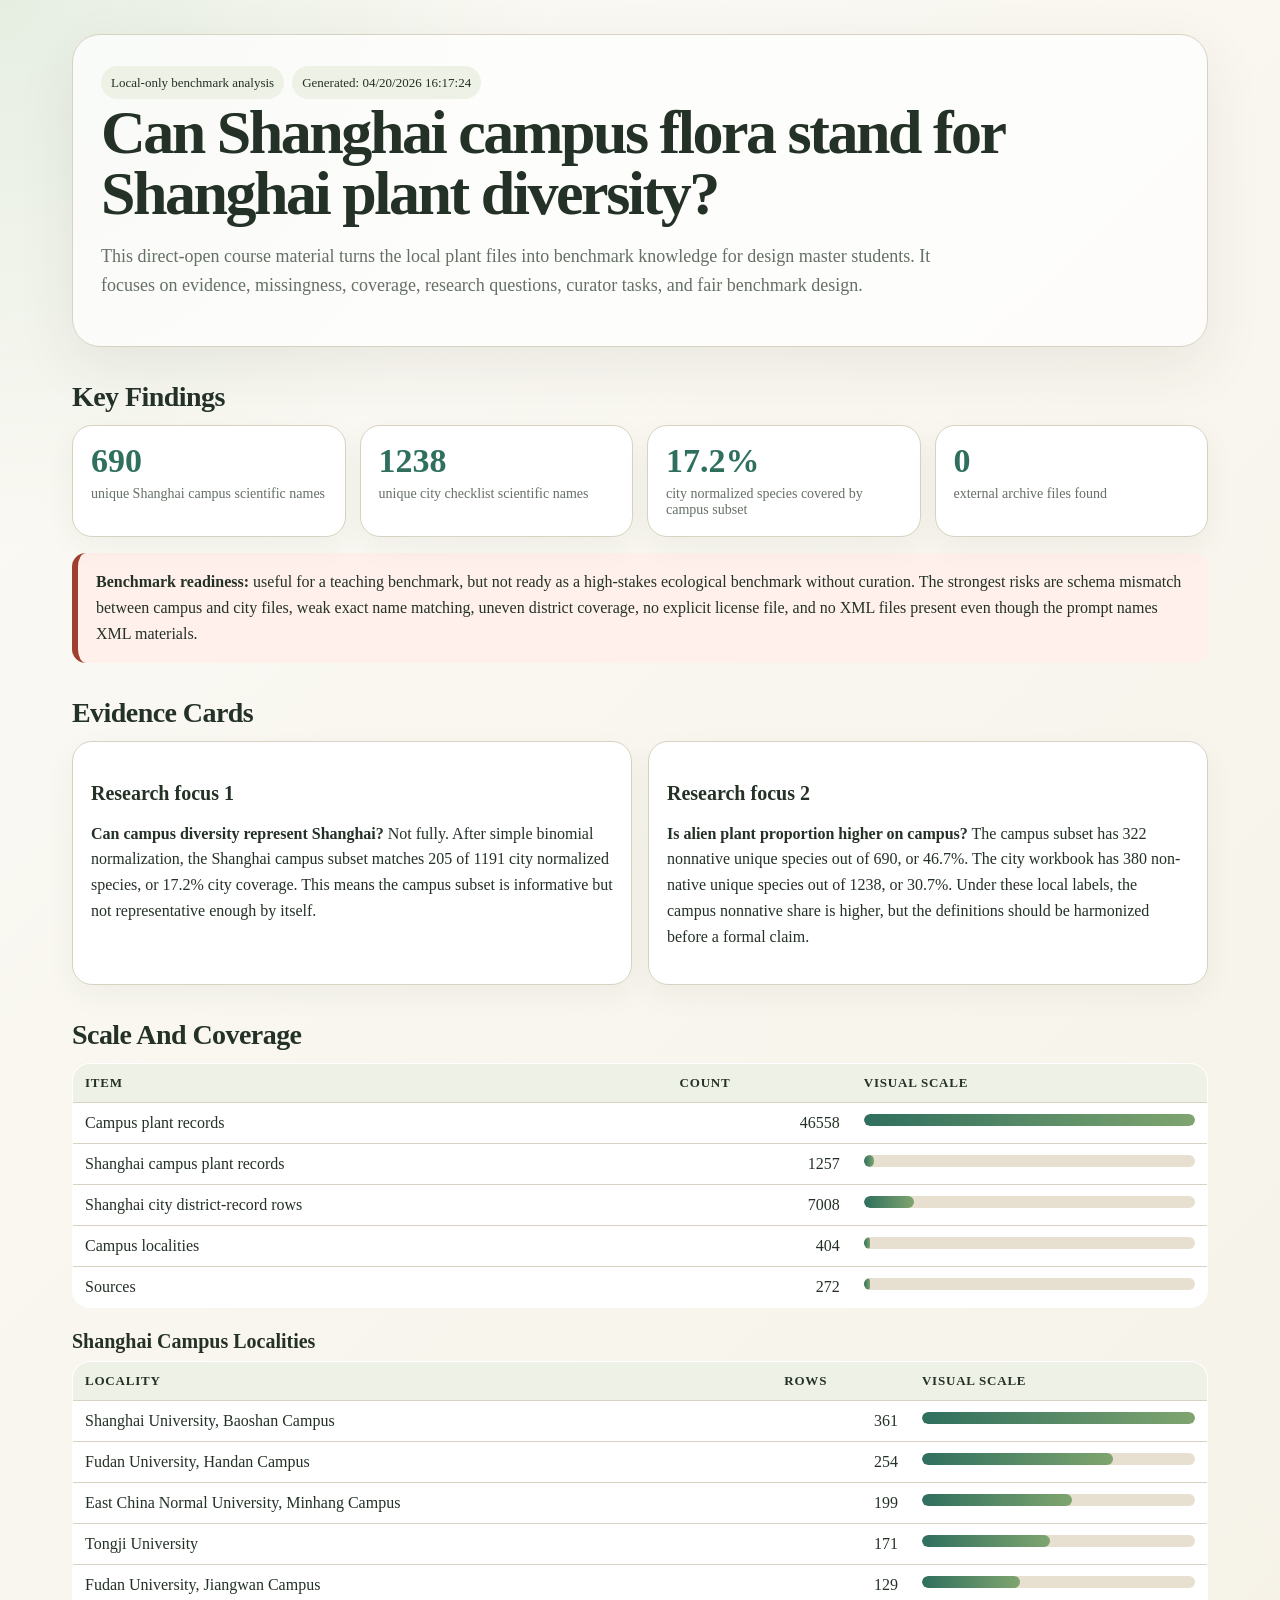
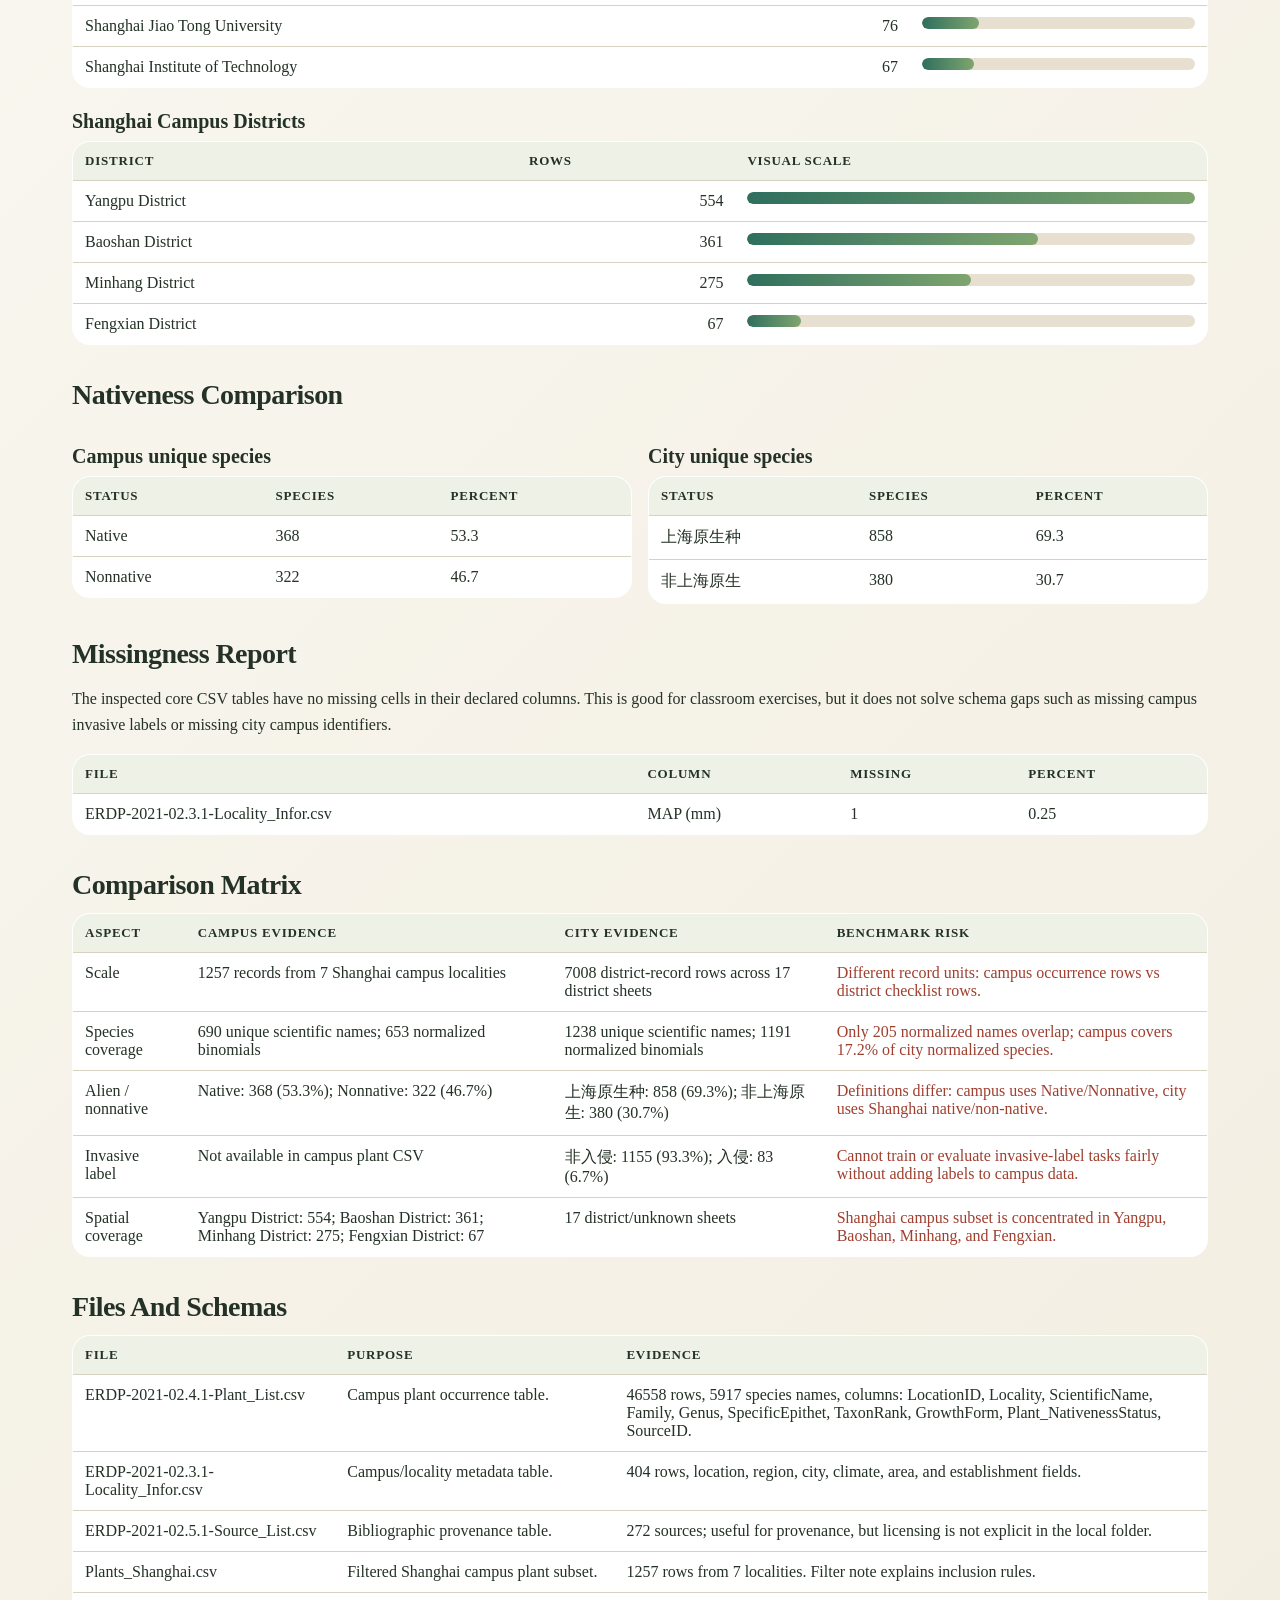
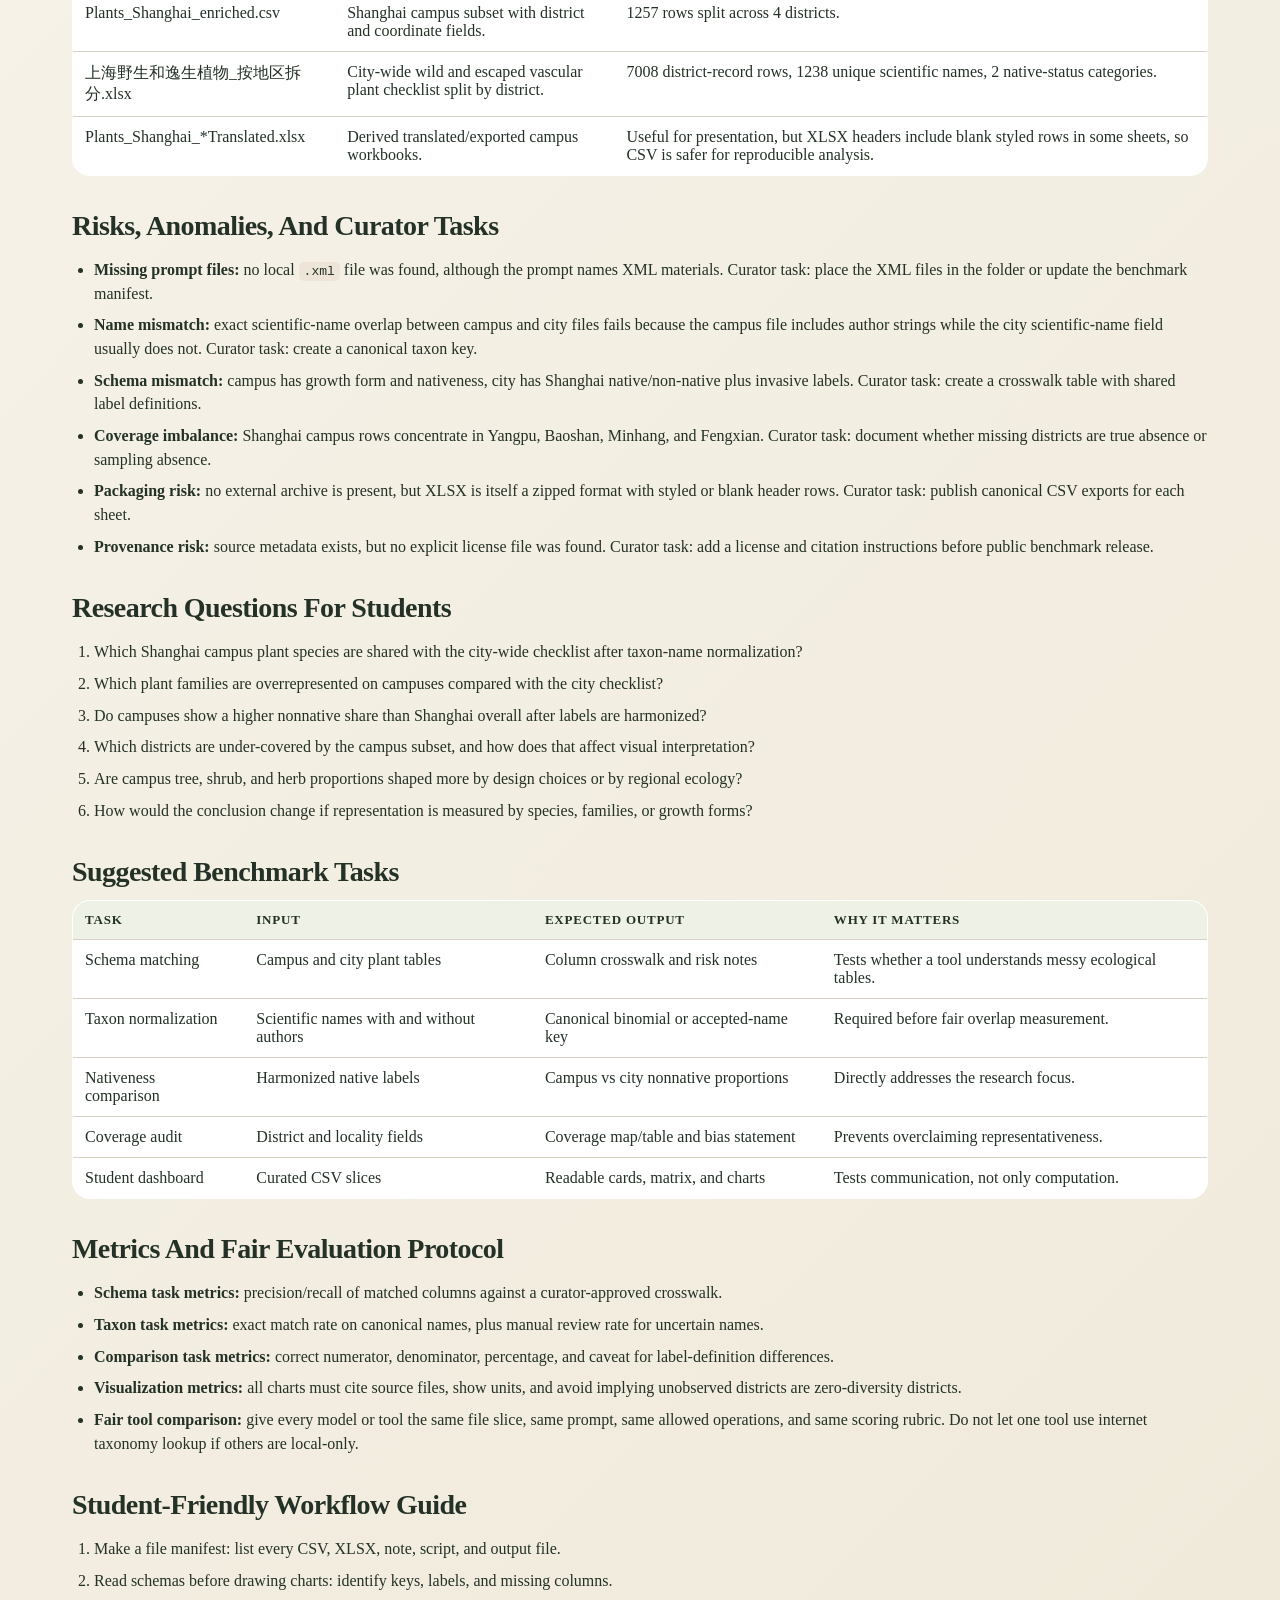
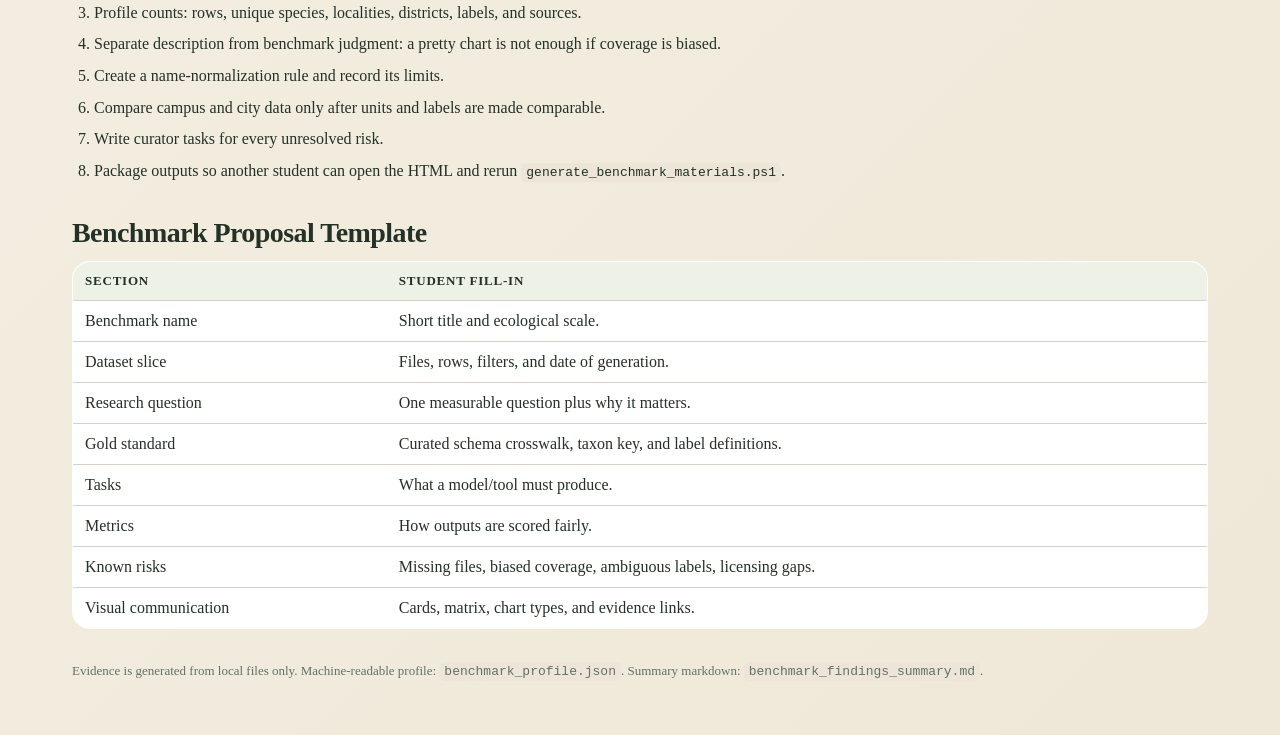
<file: Plants&GreenSpace/CampusGreenSpace/benchmark_outputs/CampusGreenSpace_Benchmark_CourseMaterial.html>
﻿<!doctype html>
<html lang="en">
<head>
<meta charset="utf-8">
<meta name="viewport" content="width=device-width, initial-scale=1">
<title>Campus Green Space Benchmark Course Material</title>
<style>
:root {
  --paper: #fbfaf5;
  --ink: #243126;
  --muted: #657066;
  --line: #d8d2c3;
  --accent: #2f6f5e;
  --accent2: #c97b43;
  --warn: #9f3f2f;
  --card: #ffffff;
  --soft: #eef1e6;
}
* { box-sizing: border-box; }
body { margin: 0; background: radial-gradient(circle at top left, #e6eee2, transparent 34rem), linear-gradient(135deg, #fbfaf5, #efe8d8); color: var(--ink); font-family: Georgia, "Times New Roman", serif; }
main { max-width: 1180px; margin: 0 auto; padding: 34px 22px 56px; }
header { border: 1px solid var(--line); background: rgba(255,255,255,.72); padding: 28px; border-radius: 28px; box-shadow: 0 20px 60px rgba(49,57,41,.08); }
h1 { margin: 0 0 10px; font-size: clamp(34px, 5vw, 62px); line-height: .98; letter-spacing: -.04em; }
h2 { margin: 34px 0 12px; font-size: 28px; letter-spacing: -.02em; }
h3 { margin: 22px 0 8px; font-size: 20px; }
p { line-height: 1.62; }
.deck { max-width: 850px; color: var(--muted); font-size: 18px; }
.grid { display: grid; grid-template-columns: repeat(4, minmax(0, 1fr)); gap: 14px; }
.card { background: var(--card); border: 1px solid var(--line); border-radius: 20px; padding: 18px; box-shadow: 0 10px 30px rgba(49,57,41,.05); }
.metric { font-size: 34px; font-weight: 700; color: var(--accent); line-height: 1; }
.label { margin-top: 8px; color: var(--muted); font-size: 14px; }
.callout { border-left: 6px solid var(--accent2); background: #fff7eb; padding: 16px 18px; border-radius: 14px; }
.risk { border-left-color: var(--warn); background: #fff0ec; }
table { width: 100%; border-collapse: collapse; background: var(--card); border-radius: 18px; overflow: hidden; border: 1px solid var(--line); }
th, td { padding: 11px 12px; border-bottom: 1px solid var(--line); vertical-align: top; text-align: left; }
th { background: var(--soft); font-size: 13px; text-transform: uppercase; letter-spacing: .06em; }
td.num { text-align: right; font-variant-numeric: tabular-nums; }
.bar { height: 12px; background: #e7e0d1; border-radius: 999px; overflow: hidden; min-width: 120px; }
.bar span { display: block; height: 100%; background: linear-gradient(90deg, var(--accent), #7fa56f); border-radius: inherit; }
.matrix td:nth-child(4) { color: var(--warn); }
.pill { display: inline-block; padding: 6px 10px; border-radius: 999px; background: var(--soft); margin: 3px 4px 3px 0; font-size: 13px; }
.two { display: grid; grid-template-columns: 1fr 1fr; gap: 16px; }
ol, ul { padding-left: 22px; }
li { margin: 8px 0; line-height: 1.48; }
code { background: #ede6d8; padding: 2px 5px; border-radius: 5px; }
footer { color: var(--muted); margin-top: 34px; font-size: 13px; }
@media (max-width: 900px) { .grid, .two { grid-template-columns: 1fr; } main { padding: 18px 12px 36px; } header { padding: 20px; } }
</style>
</head>
<body>
<main>
<header>
  <p class="pill">Local-only benchmark analysis</p>
  <p class="pill">Generated: 04/20/2026 16:17:24</p>
  <h1>Can Shanghai campus flora stand for Shanghai plant diversity?</h1>
  <p class="deck">This direct-open course material turns the local plant files into benchmark knowledge for design master students. It focuses on evidence, missingness, coverage, research questions, curator tasks, and fair benchmark design.</p>
</header>

<section>
  <h2>Key Findings</h2>
  <div class="grid">
    <div class="card"><div class="metric">690</div><div class="label">unique Shanghai campus scientific names</div></div>
    <div class="card"><div class="metric">1238</div><div class="label">unique city checklist scientific names</div></div>
    <div class="card"><div class="metric">17.2%</div><div class="label">city normalized species covered by campus subset</div></div>
    <div class="card"><div class="metric">0</div><div class="label">external archive files found</div></div>
  </div>
  <p class="callout risk"><strong>Benchmark readiness:</strong> useful for a teaching benchmark, but not ready as a high-stakes ecological benchmark without curation. The strongest risks are schema mismatch between campus and city files, weak exact name matching, uneven district coverage, no explicit license file, and no XML files present even though the prompt names XML materials.</p>
</section>

<section>
  <h2>Evidence Cards</h2>
  <div class="two">
    <div class="card">
      <h3>Research focus 1</h3>
      <p><strong>Can campus diversity represent Shanghai?</strong> Not fully. After simple binomial normalization, the Shanghai campus subset matches 205 of 1191 city normalized species, or 17.2% city coverage. This means the campus subset is informative but not representative enough by itself.</p>
    </div>
    <div class="card">
      <h3>Research focus 2</h3>
      <p><strong>Is alien plant proportion higher on campus?</strong> The campus subset has 322 nonnative unique species out of 690, or 46.7%. The city workbook has 380 non-native unique species out of 1238, or 30.7%. Under these local labels, the campus nonnative share is higher, but the definitions should be harmonized before a formal claim.</p>
    </div>
  </div>
</section>

<section>
  <h2>Scale And Coverage</h2>
  <table>
    <thead><tr><th>Item</th><th class="num">Count</th><th>Visual scale</th></tr></thead>
    <tbody><tr><td>Campus plant records</td><td class='num'>46558</td><td><div class='bar'><span style='width:100%'></span></div></td></tr>
<tr><td>Shanghai campus plant records</td><td class='num'>1257</td><td><div class='bar'><span style='width:3%'></span></div></td></tr>
<tr><td>Shanghai city district-record rows</td><td class='num'>7008</td><td><div class='bar'><span style='width:15%'></span></div></td></tr>
<tr><td>Campus localities</td><td class='num'>404</td><td><div class='bar'><span style='width:2%'></span></div></td></tr>
<tr><td>Sources</td><td class='num'>272</td><td><div class='bar'><span style='width:2%'></span></div></td></tr></tbody>
  </table>
  <h3>Shanghai Campus Localities</h3>
  <table>
    <thead><tr><th>Locality</th><th class="num">Rows</th><th>Visual scale</th></tr></thead>
    <tbody><tr><td>Shanghai University, Baoshan Campus</td><td class='num'>361</td><td><div class='bar'><span style='width:100%'></span></div></td></tr>
<tr><td>Fudan University, Handan Campus</td><td class='num'>254</td><td><div class='bar'><span style='width:70%'></span></div></td></tr>
<tr><td>East China Normal University, Minhang Campus</td><td class='num'>199</td><td><div class='bar'><span style='width:55%'></span></div></td></tr>
<tr><td>Tongji University</td><td class='num'>171</td><td><div class='bar'><span style='width:47%'></span></div></td></tr>
<tr><td>Fudan University, Jiangwan Campus</td><td class='num'>129</td><td><div class='bar'><span style='width:36%'></span></div></td></tr>
<tr><td>Shanghai Jiao Tong University</td><td class='num'>76</td><td><div class='bar'><span style='width:21%'></span></div></td></tr>
<tr><td>Shanghai Institute of Technology</td><td class='num'>67</td><td><div class='bar'><span style='width:19%'></span></div></td></tr></tbody>
  </table>
  <h3>Shanghai Campus Districts</h3>
  <table>
    <thead><tr><th>District</th><th class="num">Rows</th><th>Visual scale</th></tr></thead>
    <tbody><tr><td>Yangpu District</td><td class='num'>554</td><td><div class='bar'><span style='width:100%'></span></div></td></tr>
<tr><td>Baoshan District</td><td class='num'>361</td><td><div class='bar'><span style='width:65%'></span></div></td></tr>
<tr><td>Minhang District</td><td class='num'>275</td><td><div class='bar'><span style='width:50%'></span></div></td></tr>
<tr><td>Fengxian District</td><td class='num'>67</td><td><div class='bar'><span style='width:12%'></span></div></td></tr></tbody>
  </table>
</section>

<section>
  <h2>Nativeness Comparison</h2>
  <div class="two">
    <div>
      <h3>Campus unique species</h3>
      <table><thead><tr><th>Status</th><th class="num">Species</th><th class="num">Percent</th></tr></thead><tbody><tr><td>Native</td><td>368</td><td>53.3</td></tr>
<tr><td>Nonnative</td><td>322</td><td>46.7</td></tr></tbody></table>
    </div>
    <div>
      <h3>City unique species</h3>
      <table><thead><tr><th>Status</th><th class="num">Species</th><th class="num">Percent</th></tr></thead><tbody><tr><td>上海原生种</td><td>858</td><td>69.3</td></tr>
<tr><td>非上海原生</td><td>380</td><td>30.7</td></tr></tbody></table>
    </div>
  </div>
</section>

<section>
  <h2>Missingness Report</h2>
  <p>The inspected core CSV tables have no missing cells in their declared columns. This is good for classroom exercises, but it does not solve schema gaps such as missing campus invasive labels or missing city campus identifiers.</p>
  <table><thead><tr><th>File</th><th>Column</th><th class="num">Missing</th><th class="num">Percent</th></tr></thead><tbody><tr><td>ERDP-2021-02.3.1-Locality_Infor.csv</td><td>MAP (mm)</td><td>1</td><td>0.25</td></tr></tbody></table>
</section>

<section>
  <h2>Comparison Matrix</h2>
  <table class="matrix"><thead><tr><th>Aspect</th><th>Campus evidence</th><th>City evidence</th><th>Benchmark risk</th></tr></thead><tbody><tr><td>Scale</td><td>1257 records from 7 Shanghai campus localities</td><td>7008 district-record rows across 17 district sheets</td><td>Different record units: campus occurrence rows vs district checklist rows.</td></tr>
<tr><td>Species coverage</td><td>690 unique scientific names; 653 normalized binomials</td><td>1238 unique scientific names; 1191 normalized binomials</td><td>Only 205 normalized names overlap; campus covers 17.2% of city normalized species.</td></tr>
<tr><td>Alien / nonnative</td><td>Native: 368 (53.3%); Nonnative: 322 (46.7%)</td><td>上海原生种: 858 (69.3%); 非上海原生: 380 (30.7%)</td><td>Definitions differ: campus uses Native/Nonnative, city uses Shanghai native/non-native.</td></tr>
<tr><td>Invasive label</td><td>Not available in campus plant CSV</td><td>非入侵: 1155 (93.3%); 入侵: 83 (6.7%)</td><td>Cannot train or evaluate invasive-label tasks fairly without adding labels to campus data.</td></tr>
<tr><td>Spatial coverage</td><td>Yangpu District: 554; Baoshan District: 361; Minhang District: 275; Fengxian District: 67</td><td>17 district/unknown sheets</td><td>Shanghai campus subset is concentrated in Yangpu, Baoshan, Minhang, and Fengxian.</td></tr></tbody></table>
</section>

<section>
  <h2>Files And Schemas</h2>
  <table><thead><tr><th>File</th><th>Purpose</th><th>Evidence</th></tr></thead><tbody>
    <tr><td>ERDP-2021-02.4.1-Plant_List.csv</td><td>Campus plant occurrence table.</td><td>46558 rows, 5917 species names, columns: LocationID, Locality, ScientificName, Family, Genus, SpecificEpithet, TaxonRank, GrowthForm, Plant_NativenessStatus, SourceID.</td></tr>
    <tr><td>ERDP-2021-02.3.1-Locality_Infor.csv</td><td>Campus/locality metadata table.</td><td>404 rows, location, region, city, climate, area, and establishment fields.</td></tr>
    <tr><td>ERDP-2021-02.5.1-Source_List.csv</td><td>Bibliographic provenance table.</td><td>272 sources; useful for provenance, but licensing is not explicit in the local folder.</td></tr>
    <tr><td>Plants_Shanghai.csv</td><td>Filtered Shanghai campus plant subset.</td><td>1257 rows from 7 localities. Filter note explains inclusion rules.</td></tr>
    <tr><td>Plants_Shanghai_enriched.csv</td><td>Shanghai campus subset with district and coordinate fields.</td><td>1257 rows split across 4 districts.</td></tr>
    <tr><td>上海野生和逸生植物_按地区拆分.xlsx</td><td>City-wide wild and escaped vascular plant checklist split by district.</td><td>7008 district-record rows, 1238 unique scientific names, 2 native-status categories.</td></tr>
    <tr><td>Plants_Shanghai_*Translated.xlsx</td><td>Derived translated/exported campus workbooks.</td><td>Useful for presentation, but XLSX headers include blank styled rows in some sheets, so CSV is safer for reproducible analysis.</td></tr>
  </tbody></table>
</section>

<section>
  <h2>Risks, Anomalies, And Curator Tasks</h2>
  <ul>
    <li><strong>Missing prompt files:</strong> no local <code>.xml</code> file was found, although the prompt names XML materials. Curator task: place the XML files in the folder or update the benchmark manifest.</li>
    <li><strong>Name mismatch:</strong> exact scientific-name overlap between campus and city files fails because the campus file includes author strings while the city scientific-name field usually does not. Curator task: create a canonical taxon key.</li>
    <li><strong>Schema mismatch:</strong> campus has growth form and nativeness, city has Shanghai native/non-native plus invasive labels. Curator task: create a crosswalk table with shared label definitions.</li>
    <li><strong>Coverage imbalance:</strong> Shanghai campus rows concentrate in Yangpu, Baoshan, Minhang, and Fengxian. Curator task: document whether missing districts are true absence or sampling absence.</li>
    <li><strong>Packaging risk:</strong> no external archive is present, but XLSX is itself a zipped format with styled or blank header rows. Curator task: publish canonical CSV exports for each sheet.</li>
    <li><strong>Provenance risk:</strong> source metadata exists, but no explicit license file was found. Curator task: add a license and citation instructions before public benchmark release.</li>
  </ul>
</section>

<section>
  <h2>Research Questions For Students</h2>
  <ol>
    <li>Which Shanghai campus plant species are shared with the city-wide checklist after taxon-name normalization?</li>
    <li>Which plant families are overrepresented on campuses compared with the city checklist?</li>
    <li>Do campuses show a higher nonnative share than Shanghai overall after labels are harmonized?</li>
    <li>Which districts are under-covered by the campus subset, and how does that affect visual interpretation?</li>
    <li>Are campus tree, shrub, and herb proportions shaped more by design choices or by regional ecology?</li>
    <li>How would the conclusion change if representation is measured by species, families, or growth forms?</li>
  </ol>
</section>

<section>
  <h2>Suggested Benchmark Tasks</h2>
  <table><thead><tr><th>Task</th><th>Input</th><th>Expected output</th><th>Why it matters</th></tr></thead><tbody>
    <tr><td>Schema matching</td><td>Campus and city plant tables</td><td>Column crosswalk and risk notes</td><td>Tests whether a tool understands messy ecological tables.</td></tr>
    <tr><td>Taxon normalization</td><td>Scientific names with and without authors</td><td>Canonical binomial or accepted-name key</td><td>Required before fair overlap measurement.</td></tr>
    <tr><td>Nativeness comparison</td><td>Harmonized native labels</td><td>Campus vs city nonnative proportions</td><td>Directly addresses the research focus.</td></tr>
    <tr><td>Coverage audit</td><td>District and locality fields</td><td>Coverage map/table and bias statement</td><td>Prevents overclaiming representativeness.</td></tr>
    <tr><td>Student dashboard</td><td>Curated CSV slices</td><td>Readable cards, matrix, and charts</td><td>Tests communication, not only computation.</td></tr>
  </tbody></table>
</section>

<section>
  <h2>Metrics And Fair Evaluation Protocol</h2>
  <ul>
    <li><strong>Schema task metrics:</strong> precision/recall of matched columns against a curator-approved crosswalk.</li>
    <li><strong>Taxon task metrics:</strong> exact match rate on canonical names, plus manual review rate for uncertain names.</li>
    <li><strong>Comparison task metrics:</strong> correct numerator, denominator, percentage, and caveat for label-definition differences.</li>
    <li><strong>Visualization metrics:</strong> all charts must cite source files, show units, and avoid implying unobserved districts are zero-diversity districts.</li>
    <li><strong>Fair tool comparison:</strong> give every model or tool the same file slice, same prompt, same allowed operations, and same scoring rubric. Do not let one tool use internet taxonomy lookup if others are local-only.</li>
  </ul>
</section>

<section>
  <h2>Student-Friendly Workflow Guide</h2>
  <ol>
    <li>Make a file manifest: list every CSV, XLSX, note, script, and output file.</li>
    <li>Read schemas before drawing charts: identify keys, labels, and missing columns.</li>
    <li>Profile counts: rows, unique species, localities, districts, labels, and sources.</li>
    <li>Separate description from benchmark judgment: a pretty chart is not enough if coverage is biased.</li>
    <li>Create a name-normalization rule and record its limits.</li>
    <li>Compare campus and city data only after units and labels are made comparable.</li>
    <li>Write curator tasks for every unresolved risk.</li>
    <li>Package outputs so another student can open the HTML and rerun <code>generate_benchmark_materials.ps1</code>.</li>
  </ol>
</section>

<section>
  <h2>Benchmark Proposal Template</h2>
  <table><thead><tr><th>Section</th><th>Student fill-in</th></tr></thead><tbody>
    <tr><td>Benchmark name</td><td>Short title and ecological scale.</td></tr>
    <tr><td>Dataset slice</td><td>Files, rows, filters, and date of generation.</td></tr>
    <tr><td>Research question</td><td>One measurable question plus why it matters.</td></tr>
    <tr><td>Gold standard</td><td>Curated schema crosswalk, taxon key, and label definitions.</td></tr>
    <tr><td>Tasks</td><td>What a model/tool must produce.</td></tr>
    <tr><td>Metrics</td><td>How outputs are scored fairly.</td></tr>
    <tr><td>Known risks</td><td>Missing files, biased coverage, ambiguous labels, licensing gaps.</td></tr>
    <tr><td>Visual communication</td><td>Cards, matrix, chart types, and evidence links.</td></tr>
  </tbody></table>
</section>

<footer>
  Evidence is generated from local files only. Machine-readable profile: <code>benchmark_profile.json</code>. Summary markdown: <code>benchmark_findings_summary.md</code>.
</footer>
</main>
</body>
</html>
</file>
